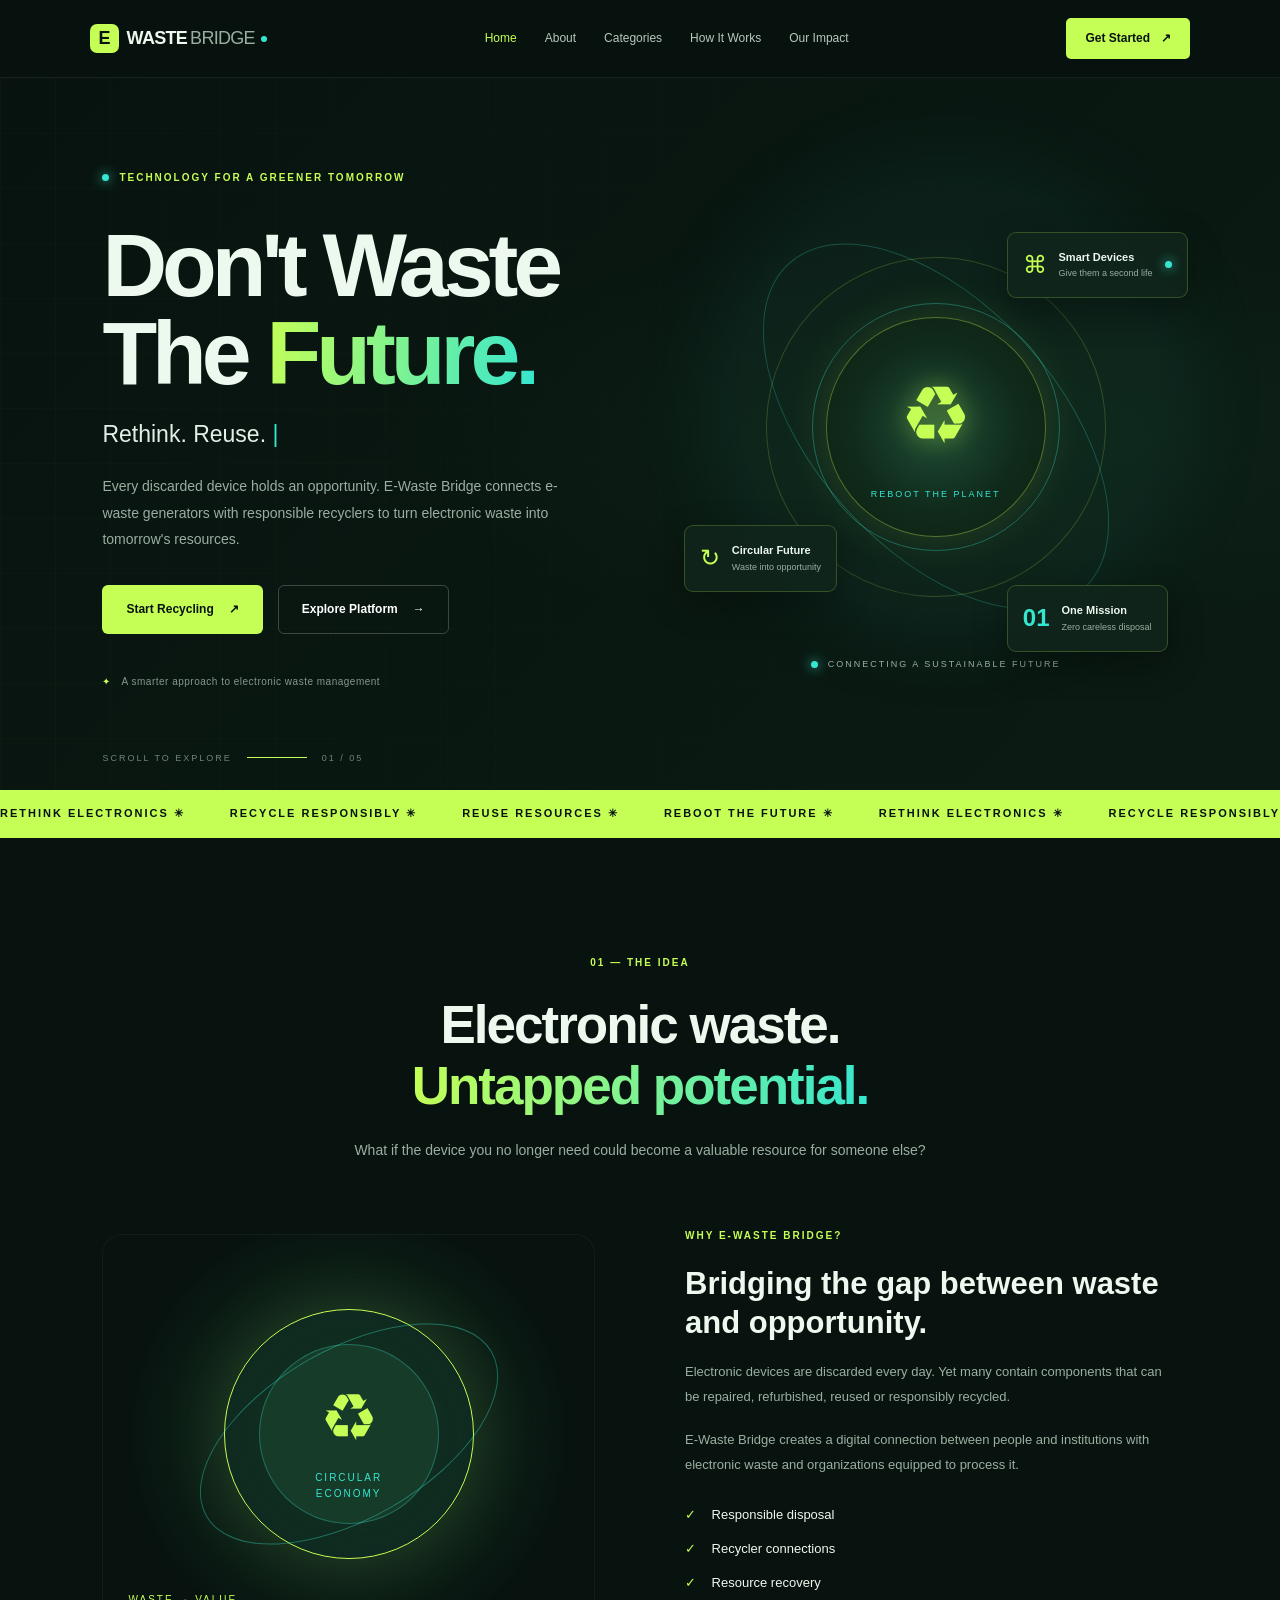
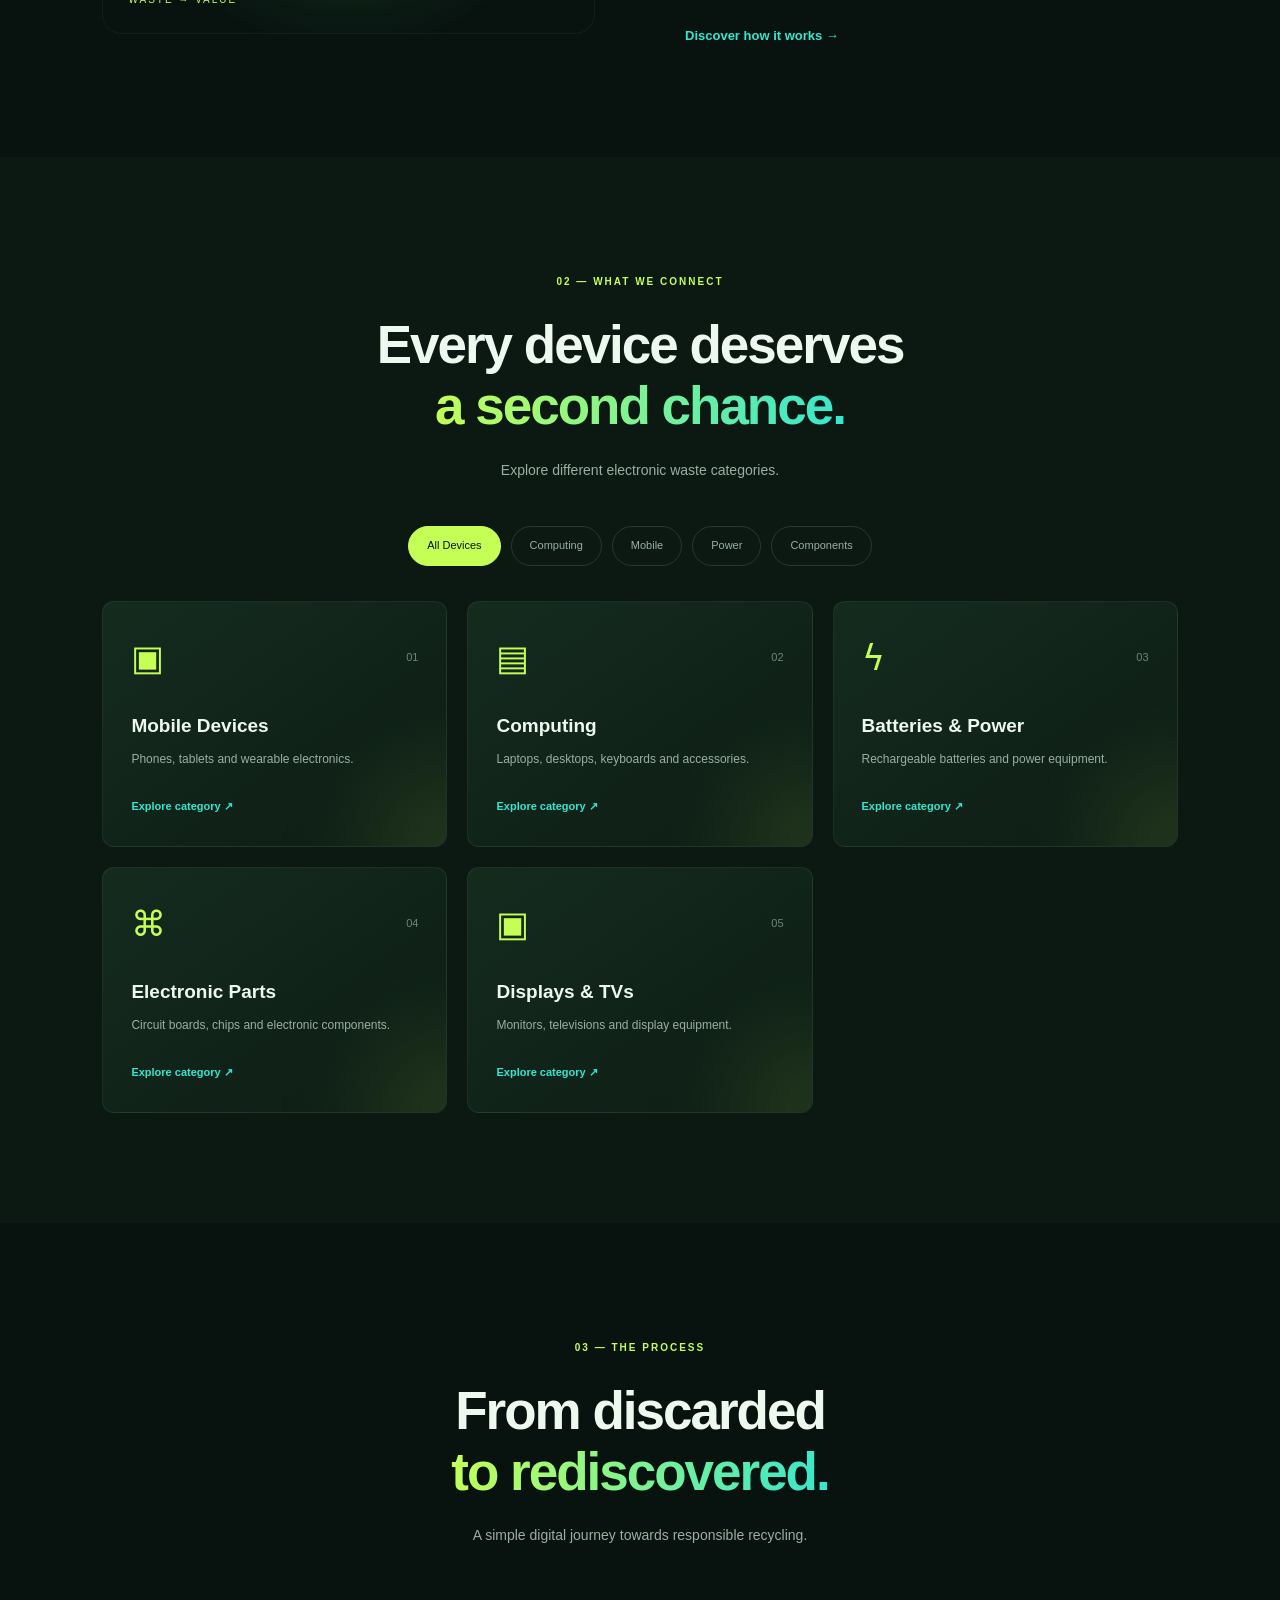
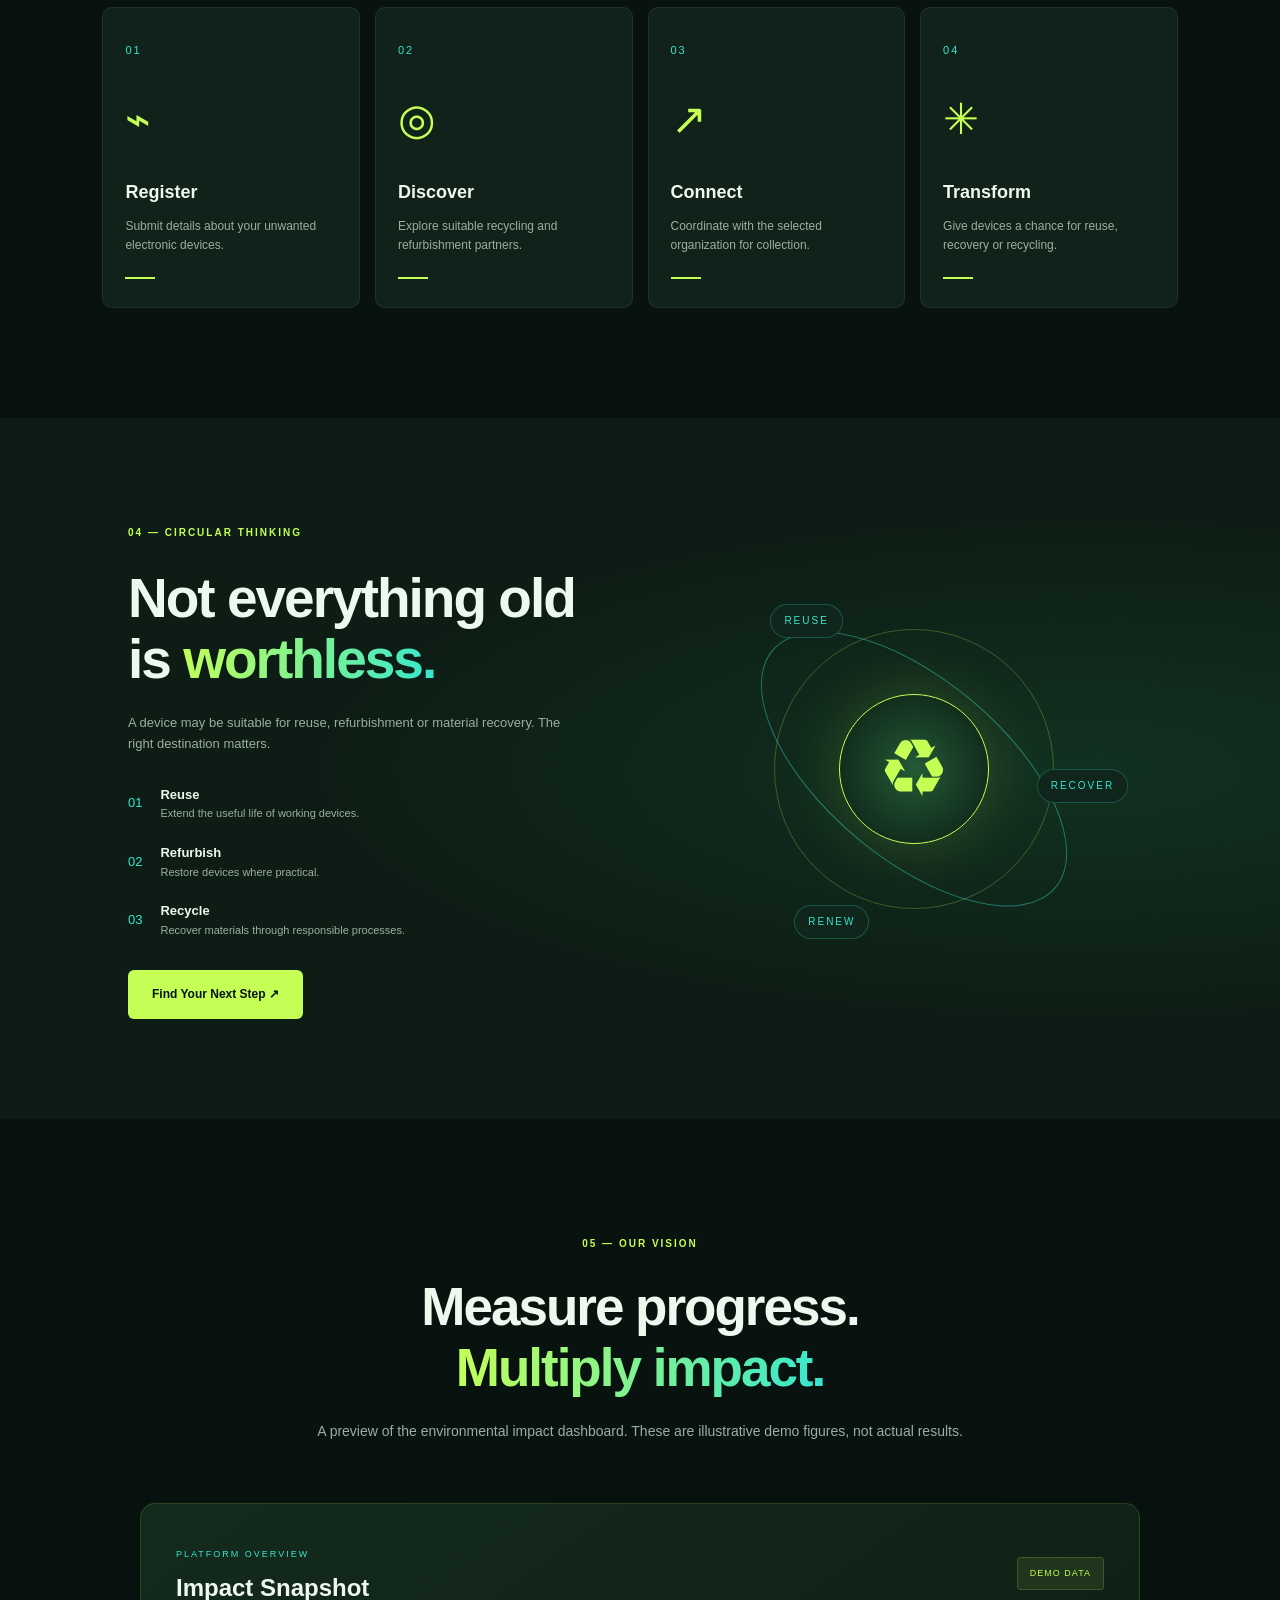
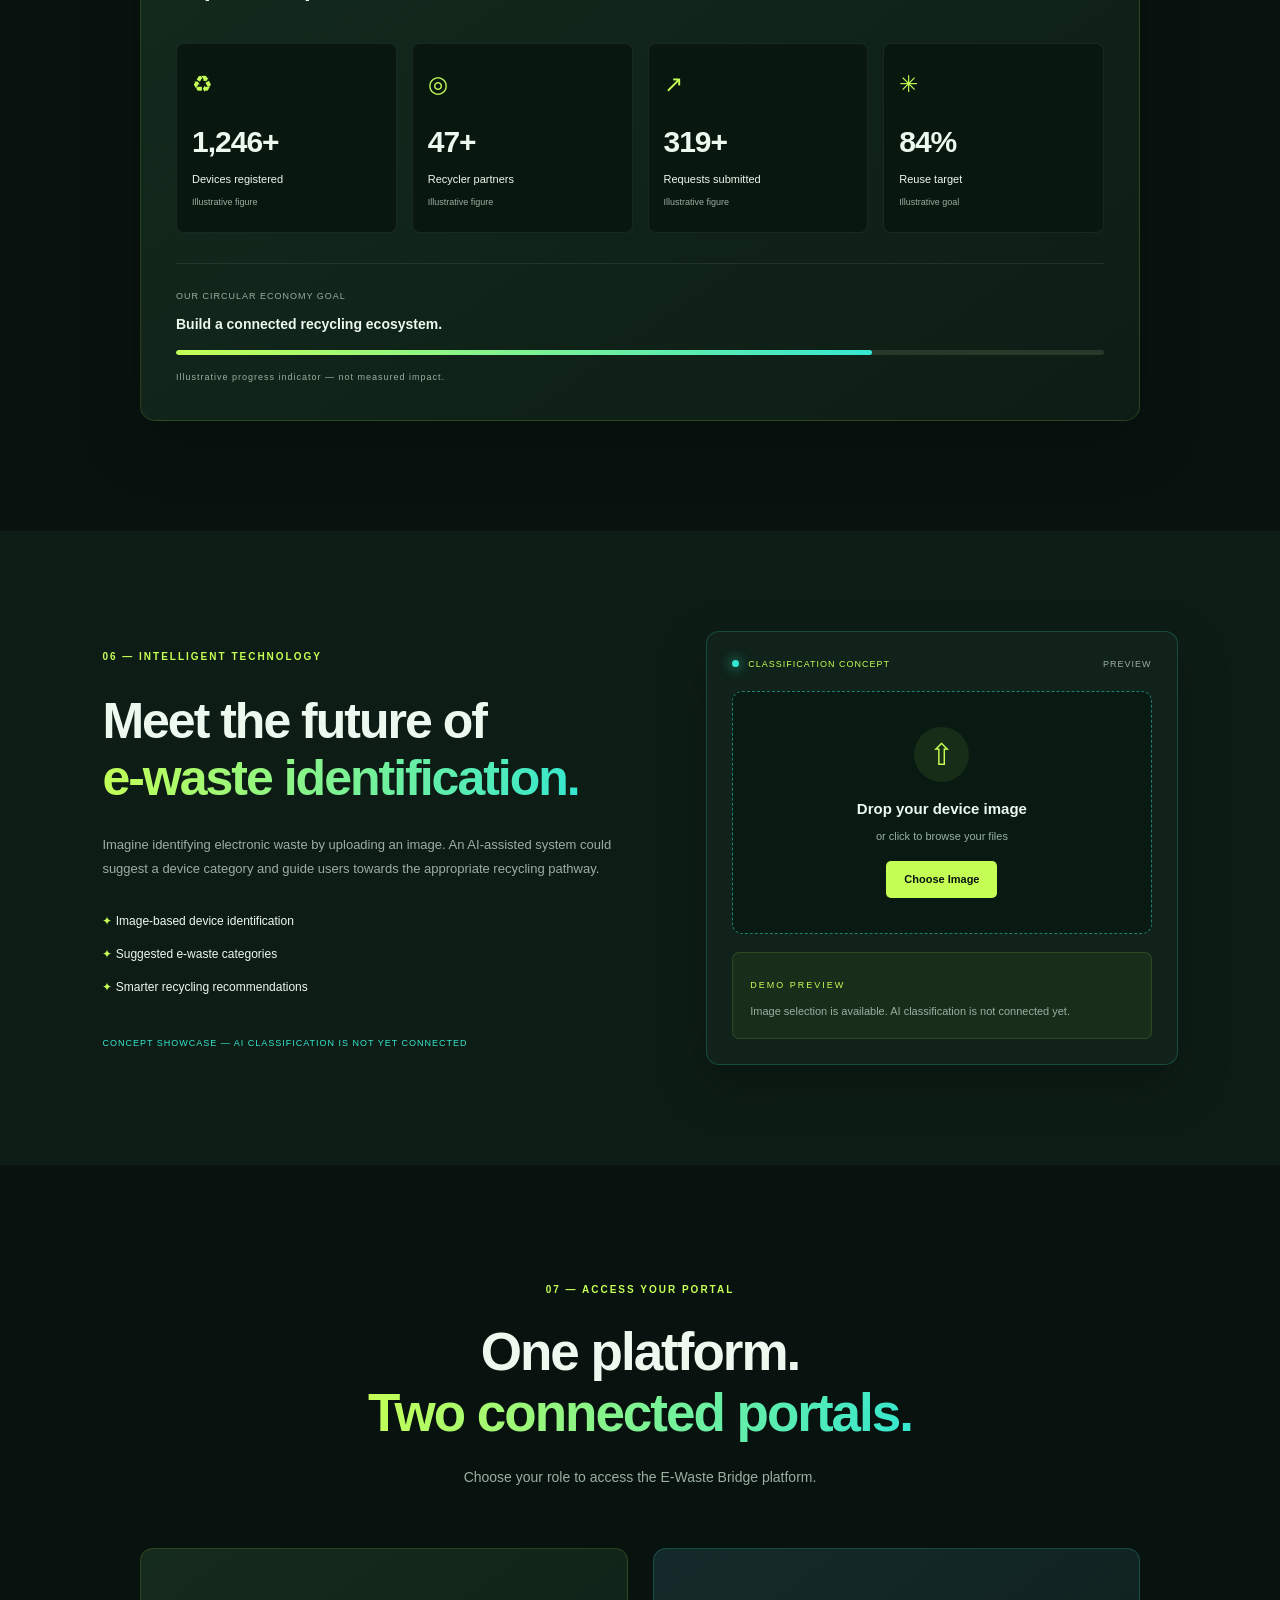
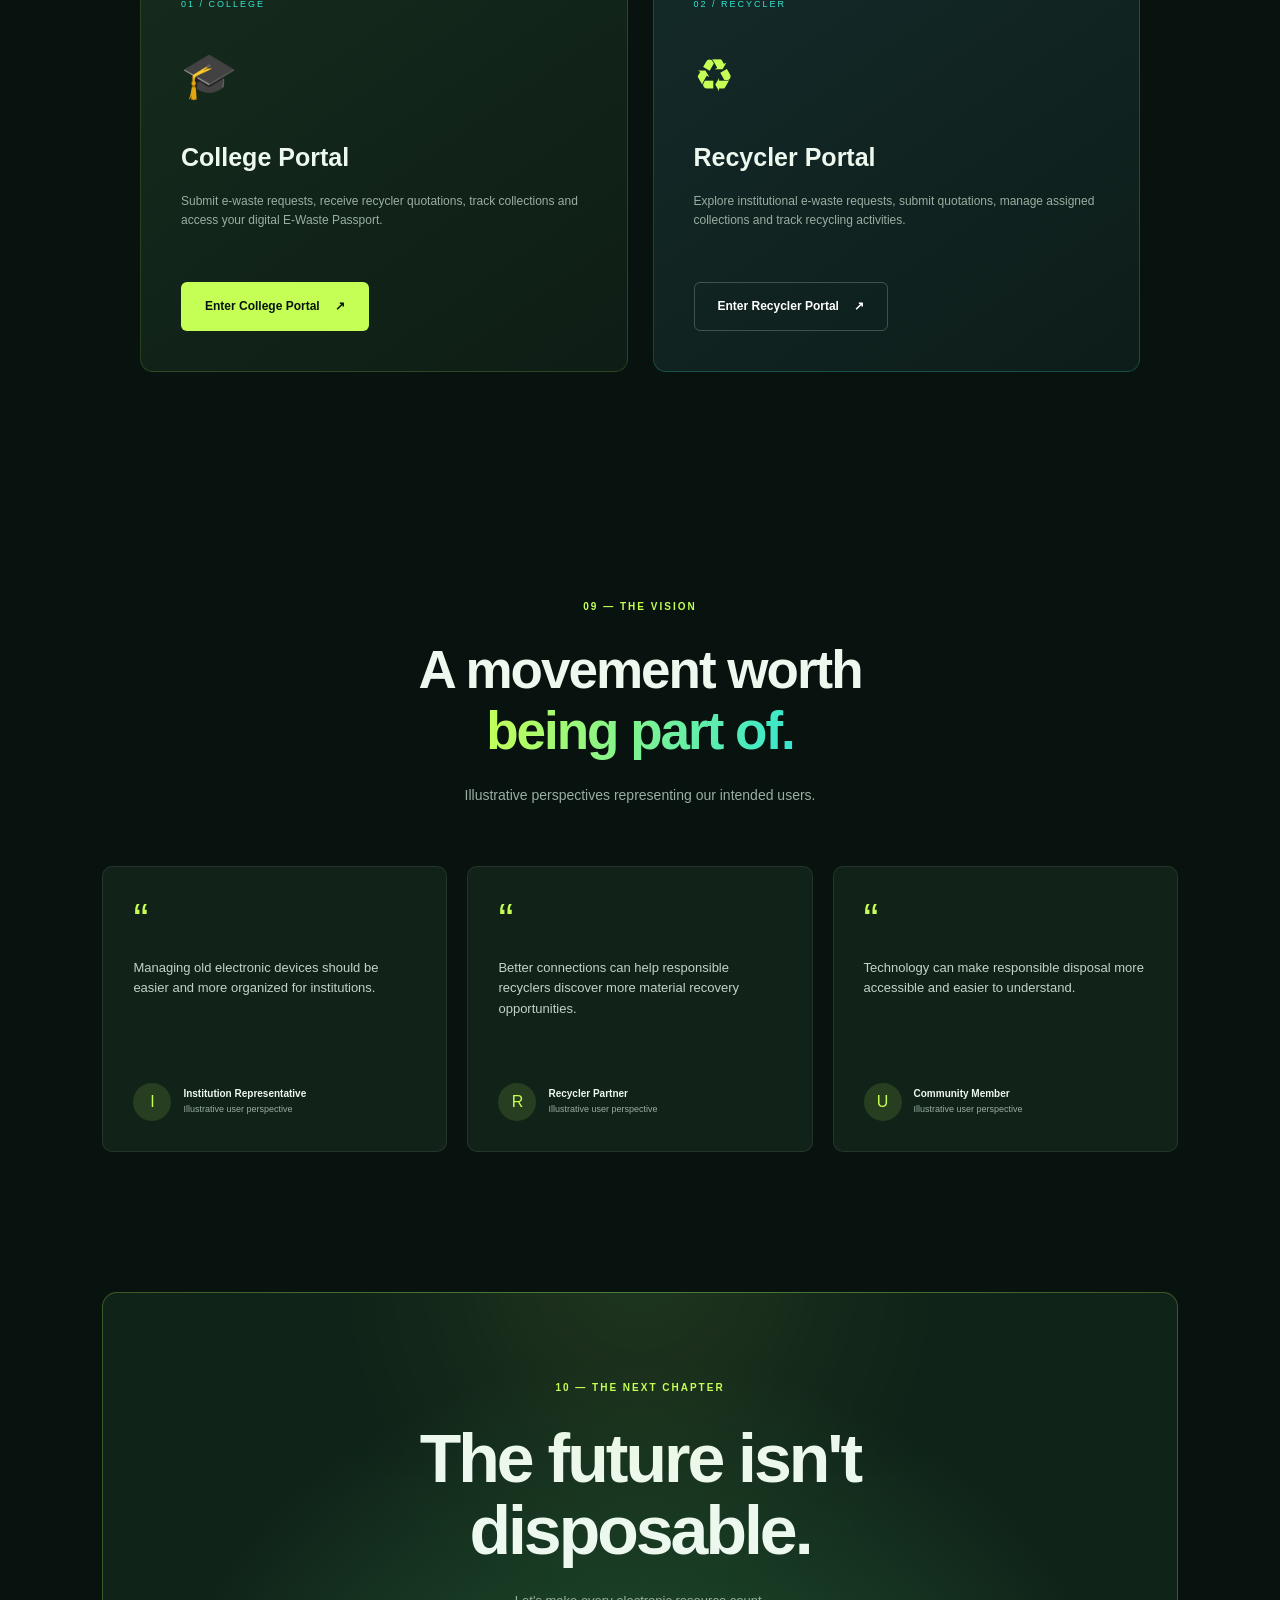
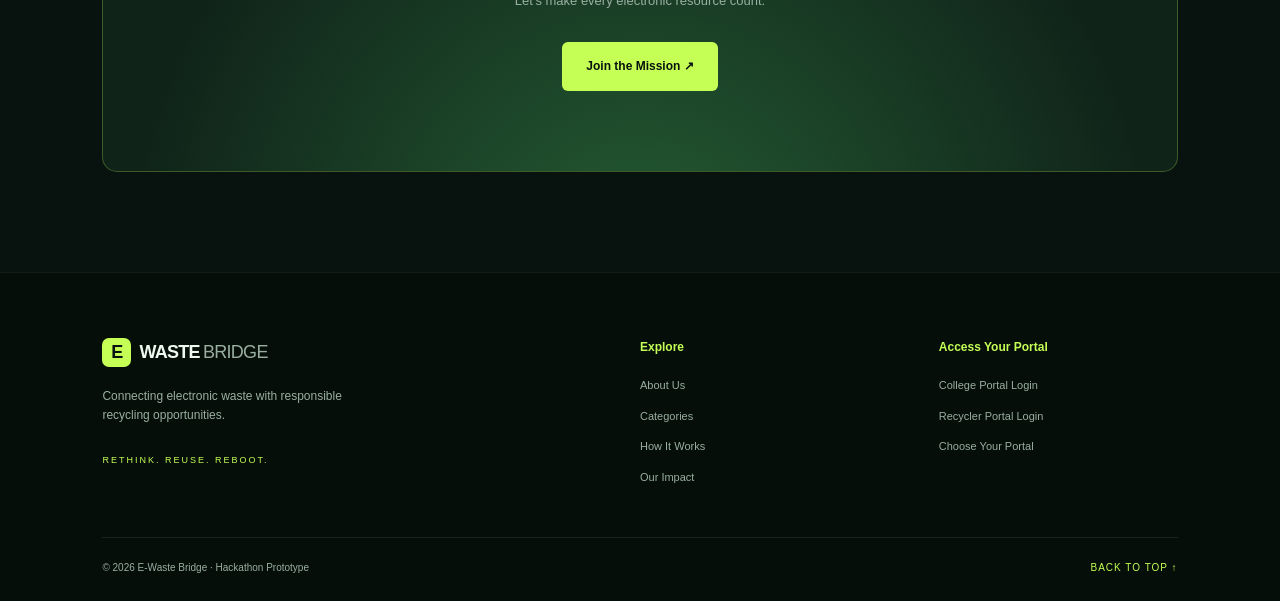
<file: index.html>
<!DOCTYPE html>
<html lang="en">
<head>
    <meta charset="UTF-8">
    <meta name="viewport" content="width=device-width, initial-scale=1.0">
    <meta name="theme-color" content="#08130F">
    <meta name="description" content="E-Waste Bridge connects electronic waste generators with responsible recyclers and refurbishment centers.">
    <title>E-Waste Bridge | Rethink. Reuse. Reboot.</title>
    <link rel="stylesheet" href="style.css">
</head>

<body>

    <!-- LOADING SCREEN -->
    <div class="loader" id="loader">
        <div class="loader-logo">E<span>W</span>B</div>
        <div class="loader-bar"><span></span></div>
        <p>INITIALIZING GREEN FUTURE...</p>
    </div>

    <!-- NAVIGATION -->
    <header class="navbar" id="navbar">
        <a href="#home" class="logo">
            <span class="logo-symbol">E</span>WASTE<span class="logo-light">BRIDGE</span>
            <span class="logo-dot"></span>
        </a>

        <nav class="nav-links" id="navLinks">
            <a href="#home">Home</a>
            <a href="#about">About</a>
            <a href="#categories">Categories</a>
            <a href="#process">How It Works</a>
            <a href="#impact">Our Impact</a>
        </nav>

        <a href="#connect" class="nav-cta">Get Started <span>↗</span></a>

        <button class="menu-toggle" id="menuToggle"
                aria-label="Toggle navigation" aria-expanded="false">
            <span></span>
            <span></span>
            <span></span>
        </button>
    </header>

    <main>

        <!-- HERO SECTION -->
        <section class="hero" id="home">

            <div class="hero-grid"></div>
            <div class="hero-glow"></div>

            <div class="hero-content reveal">
                <div class="eyebrow">
                    <span class="live-dot"></span>
                    TECHNOLOGY FOR A GREENER TOMORROW
                </div>

                <h1>
                    Don't Waste<br>
                    The <span class="gradient-text">Future.</span>
                </h1>

                <h2 class="typing-line">
                    Rethink. Reuse. <span id="typingText">Recycle.</span>
                    <span class="cursor">|</span>
                </h2>

                <p class="hero-description">
                    Every discarded device holds an opportunity.
                    E-Waste Bridge connects e-waste generators
                    with responsible recyclers to turn electronic
                    waste into tomorrow's resources.
                </p>

                <div class="hero-actions">
                    <a href="#connect" class="btn btn-primary">
                        Start Recycling <span>↗</span>
                    </a>

                    <a href="#process" class="btn btn-outline">
                        Explore Platform <span>→</span>
                    </a>
                </div>

                <div class="hero-trust">
                    <span class="trust-icon">✦</span>
                    A smarter approach to electronic waste management
                </div>
            </div>

            <!-- HERO VISUAL -->
            <div class="hero-visual reveal">
                <div class="visual-orbit orbit-one"></div>
                <div class="visual-orbit orbit-two"></div>

                <div class="visual-center">
                    <div class="core-glow"></div>
                    <div class="core-icon">♻</div>
                    <span class="core-label">REBOOT THE PLANET</span>
                </div>

                <div class="floating-card device-card">
                    <span class="float-icon">⌘</span>
                    <div>
                        <strong>Smart Devices</strong>
                        <small>Give them a second life</small>
                    </div>
                    <span class="status-dot"></span>
                </div>

                <div class="floating-card recycle-card">
                    <span class="float-icon">↻</span>
                    <div>
                        <strong>Circular Future</strong>
                        <small>Waste into opportunity</small>
                    </div>
                </div>

                <div class="floating-card eco-card">
                    <span class="eco-number">01</span>
                    <div>
                        <strong>One Mission</strong>
                        <small>Zero careless disposal</small>
                    </div>
                </div>

                <div class="visual-caption">
                    <span class="live-dot"></span>
                    CONNECTING A SUSTAINABLE FUTURE
                </div>
            </div>

            <div class="hero-bottom">
                <span>SCROLL TO EXPLORE</span>
                <span class="scroll-line"></span>
                <span>01 / 05</span>
            </div>

        </section>

        <!-- MARQUEE -->
        <div class="marquee">
            <div class="marquee-track">
                <span>RETHINK ELECTRONICS ✳</span>
                <span>RECYCLE RESPONSIBLY ✳</span>
                <span>REUSE RESOURCES ✳</span>
                <span>REBOOT THE FUTURE ✳</span>
                <span>RETHINK ELECTRONICS ✳</span>
                <span>RECYCLE RESPONSIBLY ✳</span>
                <span>REUSE RESOURCES ✳</span>
                <span>REBOOT THE FUTURE ✳</span>
            </div>
        </div>

        <!-- ABOUT -->
        <section class="section about-section" id="about">

            <div class="section-heading reveal">
                <span class="section-label">01 — THE IDEA</span>
                <h2>Electronic waste.<br>
                    <span class="gradient-text">Untapped potential.</span>
                </h2>
                <p>
                    What if the device you no longer need could become
                    a valuable resource for someone else?
                </p>
            </div>

            <div class="about-grid">

                <div class="about-visual reveal">
                    <div class="about-circle">
                        <div class="about-circle-inner">
                            <span>♻</span>
                            <small>CIRCULAR<br>ECONOMY</small>
                        </div>
                    </div>
                    <div class="about-mini-tag">WASTE → VALUE</div>
                    <div class="about-orbit"></div>
                </div>

                <div class="about-content reveal">
                    <span class="mini-label">WHY E-WASTE BRIDGE?</span>
                    <h3>Bridging the gap between waste and opportunity.</h3>
                    <p>
                        Electronic devices are discarded every day.
                        Yet many contain components that can be repaired,
                        refurbished, reused or responsibly recycled.
                    </p>
                    <p>
                        E-Waste Bridge creates a digital connection
                        between people and institutions with electronic
                        waste and organizations equipped to process it.
                    </p>

                    <div class="about-points">
                        <div><span>✓</span> Responsible disposal</div>
                        <div><span>✓</span> Recycler connections</div>
                        <div><span>✓</span> Resource recovery</div>
                    </div>

                    <a href="#process" class="text-link">
                        Discover how it works →
                    </a>
                </div>

            </div>
        </section>

        <!-- CATEGORIES -->
        <section class="section categories-section" id="categories">

            <div class="section-heading reveal">
                <span class="section-label">02 — WHAT WE CONNECT</span>
                <h2>Every device deserves<br>
                    <span class="gradient-text">a second chance.</span>
                </h2>
                <p>Explore different electronic waste categories.</p>
            </div>

            <div class="filter-bar reveal">
                <button class="filter-btn active" data-filter="all">All Devices</button>
                <button class="filter-btn" data-filter="computing">Computing</button>
                <button class="filter-btn" data-filter="mobile">Mobile</button>
                <button class="filter-btn" data-filter="power">Power</button>
                <button class="filter-btn" data-filter="components">Components</button>
            </div>

            <div class="category-grid">

                <article class="category-card reveal" data-category="mobile">
                    <div class="category-top">
                        <span class="category-icon">▣</span>
                        <span class="category-number">01</span>
                    </div>
                    <h3>Mobile Devices</h3>
                    <p>Phones, tablets and wearable electronics.</p>
                    <a href="#connect">Explore category ↗</a>
                </article>

                <article class="category-card reveal" data-category="computing">
                    <div class="category-top">
                        <span class="category-icon">▤</span>
                        <span class="category-number">02</span>
                    </div>
                    <h3>Computing</h3>
                    <p>Laptops, desktops, keyboards and accessories.</p>
                    <a href="#connect">Explore category ↗</a>
                </article>

                <article class="category-card reveal" data-category="power">
                    <div class="category-top">
                        <span class="category-icon">ϟ</span>
                        <span class="category-number">03</span>
                    </div>
                    <h3>Batteries & Power</h3>
                    <p>Rechargeable batteries and power equipment.</p>
                    <a href="#connect">Explore category ↗</a>
                </article>

                <article class="category-card reveal" data-category="components">
                    <div class="category-top">
                        <span class="category-icon">⌘</span>
                        <span class="category-number">04</span>
                    </div>
                    <h3>Electronic Parts</h3>
                    <p>Circuit boards, chips and electronic components.</p>
                    <a href="#connect">Explore category ↗</a>
                </article>

                <article class="category-card reveal" data-category="computing">
                    <div class="category-top">
                        <span class="category-icon">▣</span>
                        <span class="category-number">05</span>
                    </div>
                    <h3>Displays & TVs</h3>
                    <p>Monitors, televisions and display equipment.</p>
                    <a href="#connect">Explore category ↗</a>
                </article>

            </div>
        </section>

        <!-- PROCESS -->
        <section class="section process-section" id="process">

            <div class="section-heading reveal">
                <span class="section-label">03 — THE PROCESS</span>
                <h2>From discarded<br>
                    <span class="gradient-text">to rediscovered.</span>
                </h2>
                <p>A simple digital journey towards responsible recycling.</p>
            </div>

            <div class="process-grid">

                <div class="process-card reveal">
                    <span class="process-index">01</span>
                    <div class="process-icon">⌁</div>
                    <h3>Register</h3>
                    <p>Submit details about your unwanted electronic devices.</p>
                    <span class="process-line"></span>
                </div>

                <div class="process-card reveal">
                    <span class="process-index">02</span>
                    <div class="process-icon">◎</div>
                    <h3>Discover</h3>
                    <p>Explore suitable recycling and refurbishment partners.</p>
                    <span class="process-line"></span>
                </div>

                <div class="process-card reveal">
                    <span class="process-index">03</span>
                    <div class="process-icon">↗</div>
                    <h3>Connect</h3>
                    <p>Coordinate with the selected organization for collection.</p>
                    <span class="process-line"></span>
                </div>

                <div class="process-card reveal">
                    <span class="process-index">04</span>
                    <div class="process-icon">✳</div>
                    <h3>Transform</h3>
                    <p>Give devices a chance for reuse, recovery or recycling.</p>
                    <span class="process-line"></span>
                </div>

            </div>
        </section>

        <!-- COLLECTION -->
        <section class="collection-section">

            <div class="collection-content reveal">
                <span class="section-label">04 — CIRCULAR THINKING</span>
                <h2>Not everything old<br>
                    is <span class="gradient-text">worthless.</span>
                </h2>
                <p>
                    A device may be suitable for reuse, refurbishment
                    or material recovery. The right destination matters.
                </p>

                <div class="collection-features">
                    <div><span>01</span><p><strong>Reuse</strong><small>Extend the useful life of working devices.</small></p></div>
                    <div><span>02</span><p><strong>Refurbish</strong><small>Restore devices where practical.</small></p></div>
                    <div><span>03</span><p><strong>Recycle</strong><small>Recover materials through responsible processes.</small></p></div>
                </div>

                <a href="#connect" class="btn btn-primary">Find Your Next Step ↗</a>
            </div>

            <div class="collection-art reveal">
                <div class="collection-ring ring-a"></div>
                <div class="collection-ring ring-b"></div>
                <div class="collection-core">♻</div>
                <span class="art-label label-a">REUSE</span>
                <span class="art-label label-b">RECOVER</span>
                <span class="art-label label-c">RENEW</span>
            </div>

        </section>

        <!-- IMPACT DASHBOARD -->
        <section class="section impact-section" id="impact">

            <div class="section-heading reveal">
                <span class="section-label">05 — OUR VISION</span>
                <h2>Measure progress.<br>
                    <span class="gradient-text">Multiply impact.</span>
                </h2>
                <p>
                    A preview of the environmental impact dashboard.
                    These are illustrative demo figures, not actual results.
                </p>
            </div>

            <div class="impact-dashboard reveal">

                <div class="dashboard-top">
                    <div>
                        <span class="dashboard-label">PLATFORM OVERVIEW</span>
                        <h3>Impact Snapshot</h3>
                    </div>
                    <span class="demo-badge">DEMO DATA</span>
                </div>

                <div class="stats-grid">

                    <div class="stat-card">
                        <span class="stat-icon">♻</span>
                        <strong class="counter" data-target="1250" data-suffix="+">0</strong>
                        <p>Devices registered</p>
                        <small>Illustrative figure</small>
                    </div>

                    <div class="stat-card">
                        <span class="stat-icon">◎</span>
                        <strong class="counter" data-target="48" data-suffix="+">0</strong>
                        <p>Recycler partners</p>
                        <small>Illustrative figure</small>
                    </div>

                    <div class="stat-card">
                        <span class="stat-icon">↗</span>
                        <strong class="counter" data-target="320" data-suffix="+">0</strong>
                        <p>Requests submitted</p>
                        <small>Illustrative figure</small>
                    </div>

                    <div class="stat-card">
                        <span class="stat-icon">✳</span>
                        <strong class="counter" data-target="85" data-suffix="%">0</strong>
                        <p>Reuse target</p>
                        <small>Illustrative goal</small>
                    </div>

                </div>

                <div class="dashboard-bottom">
                    <span>OUR CIRCULAR ECONOMY GOAL</span>
                    <strong>Build a connected recycling ecosystem.</strong>
                    <div class="progress-track">
                        <span class="progress-fill"></span>
                    </div>
                    <small>Illustrative progress indicator — not measured impact.</small>
                </div>

            </div>
        </section>

        <!-- AI SHOWCASE -->
        <section class="ai-section">

            <div class="ai-content reveal">
                <span class="section-label">06 — INTELLIGENT TECHNOLOGY</span>
                <h2>Meet the future of<br>
                    <span class="gradient-text">e-waste identification.</span>
                </h2>
                <p>
                    Imagine identifying electronic waste by uploading
                    an image. An AI-assisted system could suggest a
                    device category and guide users towards the
                    appropriate recycling pathway.
                </p>

                <div class="ai-features">
                    <div>✦ Image-based device identification</div>
                    <div>✦ Suggested e-waste categories</div>
                    <div>✦ Smarter recycling recommendations</div>
                </div>

                <span class="ai-note">
                    CONCEPT SHOWCASE — AI CLASSIFICATION IS NOT YET CONNECTED
                </span>
            </div>

            <div class="ai-panel reveal">
                <div class="ai-panel-header">
                    <span><span class="live-dot"></span> CLASSIFICATION CONCEPT</span>
                    <span>PREVIEW</span>
                </div>

                <div class="upload-area" id="uploadArea">
                    <input type="file" id="imageUpload" accept="image/*" hidden>
                    <div class="upload-symbol">⇧</div>
                    <h3>Drop your device image</h3>
                    <p>or click to browse your files</p>
                    <button type="button" id="uploadButton" class="upload-button">
                        Choose Image
                    </button>
                    <img id="imagePreview" alt="Selected device preview">
                </div>

                <div class="classification-result" id="classificationResult">
                    <span>DEMO PREVIEW</span>
                    <p>Image selection is available. AI classification is not connected yet.</p>
                </div>
            </div>

        </section>

        
<!-- CONNECT / PORTAL SELECTION -->
<section class="section connect-section" id="connect">

    <div class="section-heading reveal">
        <span class="section-label">07 — ACCESS YOUR PORTAL</span>

        <h2>
            One platform.<br>
            <span class="gradient-text">Two connected portals.</span>
        </h2>

        <p>
            Choose your role to access the E-Waste Bridge platform.
        </p>
    </div>

    <div class="connect-grid">

        <!-- COLLEGE PORTAL -->
        <div class="connect-card donor-card reveal">

            <span class="connect-number">01 / COLLEGE</span>

            <div class="connect-icon">🎓</div>

            <h3>College Portal</h3>

            <p>
                Submit e-waste requests, receive recycler quotations,
                track collections and access your digital E-Waste Passport.
            </p>

            <a href="college-login.html" class="btn btn-primary">
                Enter College Portal <span>↗</span>
            </a>

        </div>

        <!-- RECYCLER PORTAL -->
        <div class="connect-card recycler-card reveal">

            <span class="connect-number">02 / RECYCLER</span>

            <div class="connect-icon">♻</div>

            <h3>Recycler Portal</h3>

            <p>
                Explore institutional e-waste requests, submit quotations,
                manage assigned collections and track recycling activities.
            </p>

            <a href="recycler-login.html" class="btn btn-outline">
                Enter Recycler Portal <span>↗</span>
            </a>

        </div>

    </div>

</section>

        
        <!-- TESTIMONIALS -->
        <section class="section testimonial-section">

            <div class="section-heading reveal">
                <span class="section-label">09 — THE VISION</span>
                <h2>A movement worth<br>
                    <span class="gradient-text">being part of.</span>
                </h2>
                <p>Illustrative perspectives representing our intended users.</p>
            </div>

            <div class="testimonial-grid">

                <article class="testimonial-card reveal">
                    <span class="quote-mark">“</span>
                    <p>
                        Managing old electronic devices should be
                        easier and more organized for institutions.
                    </p>
                    <div class="testimonial-person">
                        <span class="avatar">I</span>
                        <div>
                            <strong>Institution Representative</strong>
                            <small>Illustrative user perspective</small>
                        </div>
                    </div>
                </article>

                <article class="testimonial-card reveal">
                    <span class="quote-mark">“</span>
                    <p>
                        Better connections can help responsible
                        recyclers discover more material recovery opportunities.
                    </p>
                    <div class="testimonial-person">
                        <span class="avatar">R</span>
                        <div>
                            <strong>Recycler Partner</strong>
                            <small>Illustrative user perspective</small>
                        </div>
                    </div>
                </article>

                <article class="testimonial-card reveal">
                    <span class="quote-mark">“</span>
                    <p>
                        Technology can make responsible disposal
                        more accessible and easier to understand.
                    </p>
                    <div class="testimonial-person">
                        <span class="avatar">U</span>
                        <div>
                            <strong>Community Member</strong>
                            <small>Illustrative user perspective</small>
                        </div>
                    </div>
                </article>

            </div>
        </section>

        <!-- FINAL CTA -->
        <section class="final-cta reveal">
            <div class="cta-glow"></div>
            <span class="section-label">10 — THE NEXT CHAPTER</span>
            <h2>The future isn't<br>
                disposable.</h2>
            <p>Let's make every electronic resource count.</p>
            <a href="#connect" class="btn btn-primary">
                Join the Mission ↗
            </a>
        </section>

    </main>

    <!-- FOOTER -->
    <footer class="footer">

        <div class="footer-main">
            <div class="footer-brand">
                <a href="#home" class="logo">
                    <span class="logo-symbol">E</span>WASTE<span class="logo-light">BRIDGE</span>
                </a>
                <p>
                    Connecting electronic waste with responsible
                    recycling opportunities.
                </p>
                <span class="footer-tag">RETHINK. REUSE. REBOOT.</span>
            </div>

            <div class="footer-links">
                <strong>Explore</strong>
                <a href="#about">About Us</a>
                <a href="#categories">Categories</a>
                <a href="#process">How It Works</a>
                <a href="#impact">Our Impact</a>
            </div>

            
<div class="footer-links">
    <strong>Access Your Portal</strong>
    <a href="college-login.html">College Portal Login</a>
    <a href="recycler-login.html">Recycler Portal Login</a>
    <a href="#connect">Choose Your Portal</a>
</div>

        </div>

        <div class="footer-bottom">
            <p>© 2026 E-Waste Bridge · Hackathon Prototype</p>
            <a href="#home">BACK TO TOP ↑</a>
        </div>

    </footer>

    <!-- BACK TO TOP -->
    <button id="backToTop" class="back-to-top"
            aria-label="Back to top">↑</button>

    <!-- TOAST MESSAGE -->
    <div class="toast" id="toast" role="status"></div>

    <script src="script.js"></script>

</body>
</html>
</file>
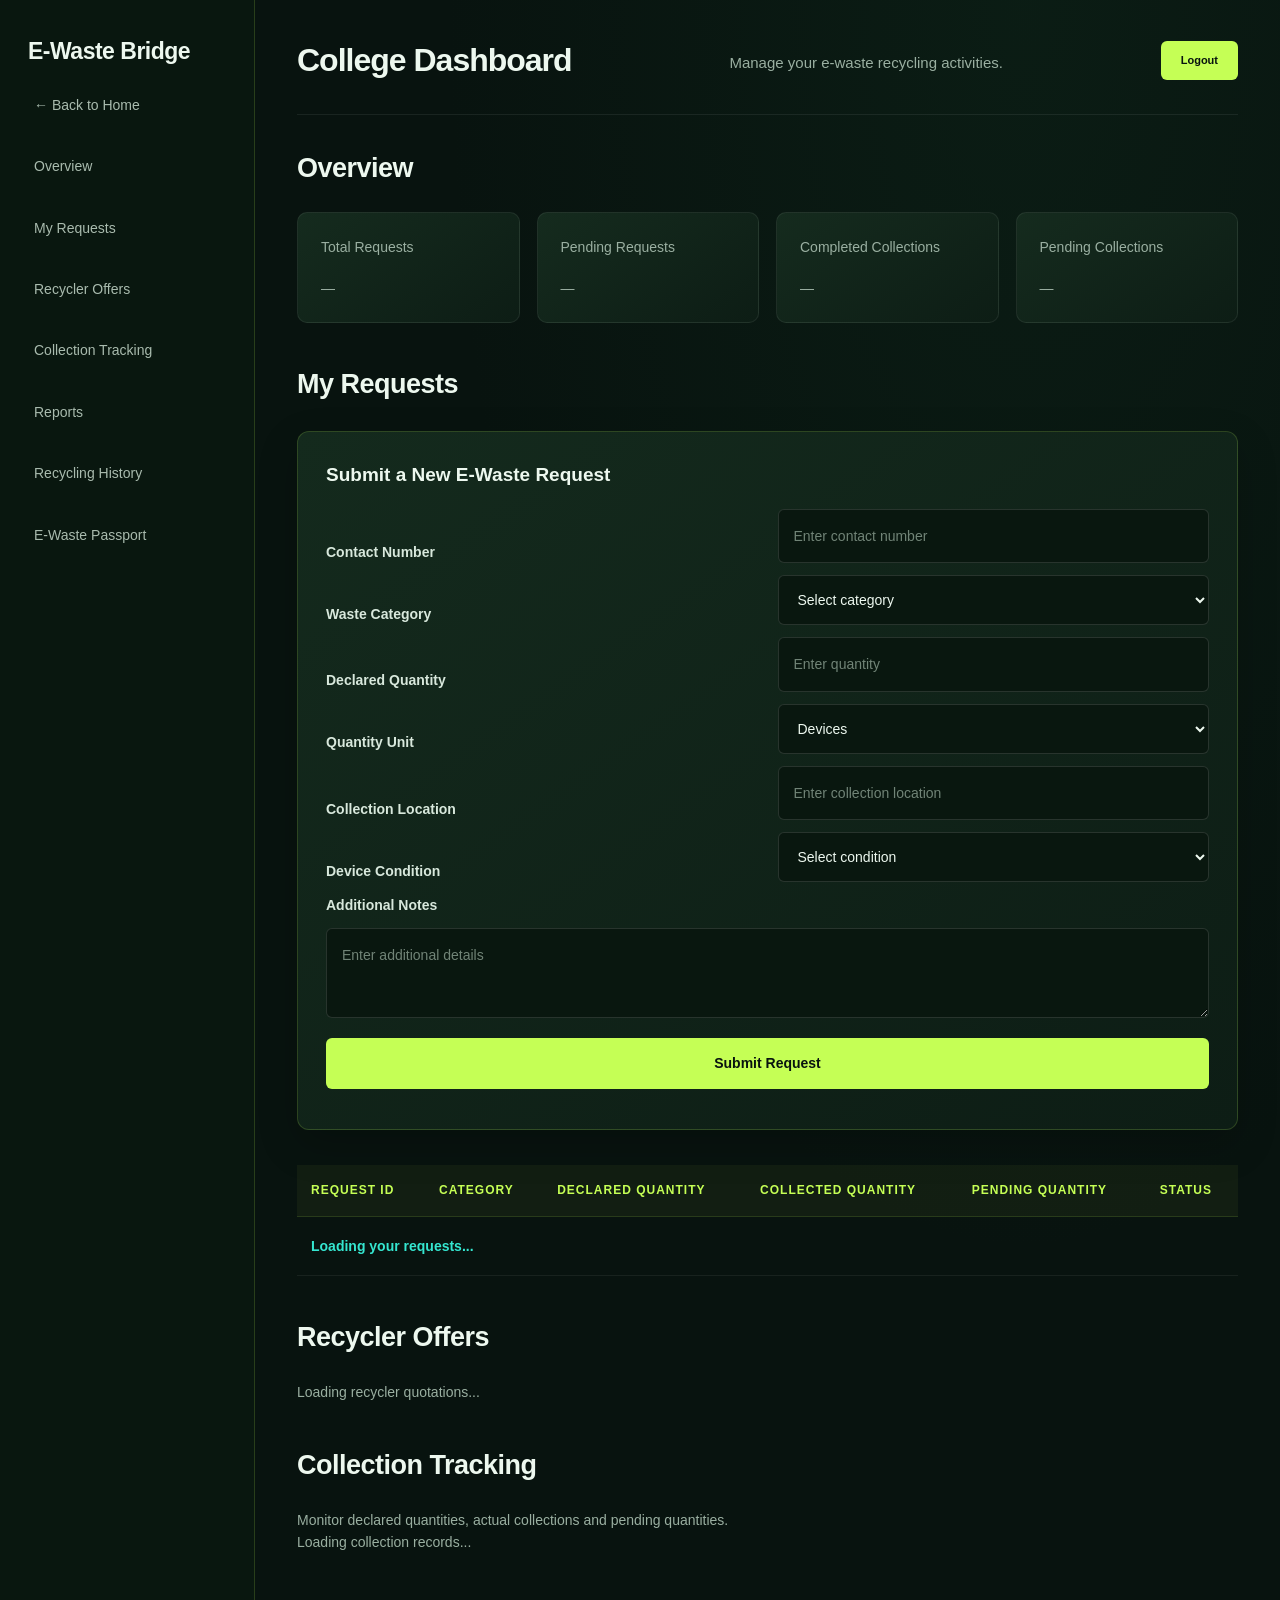
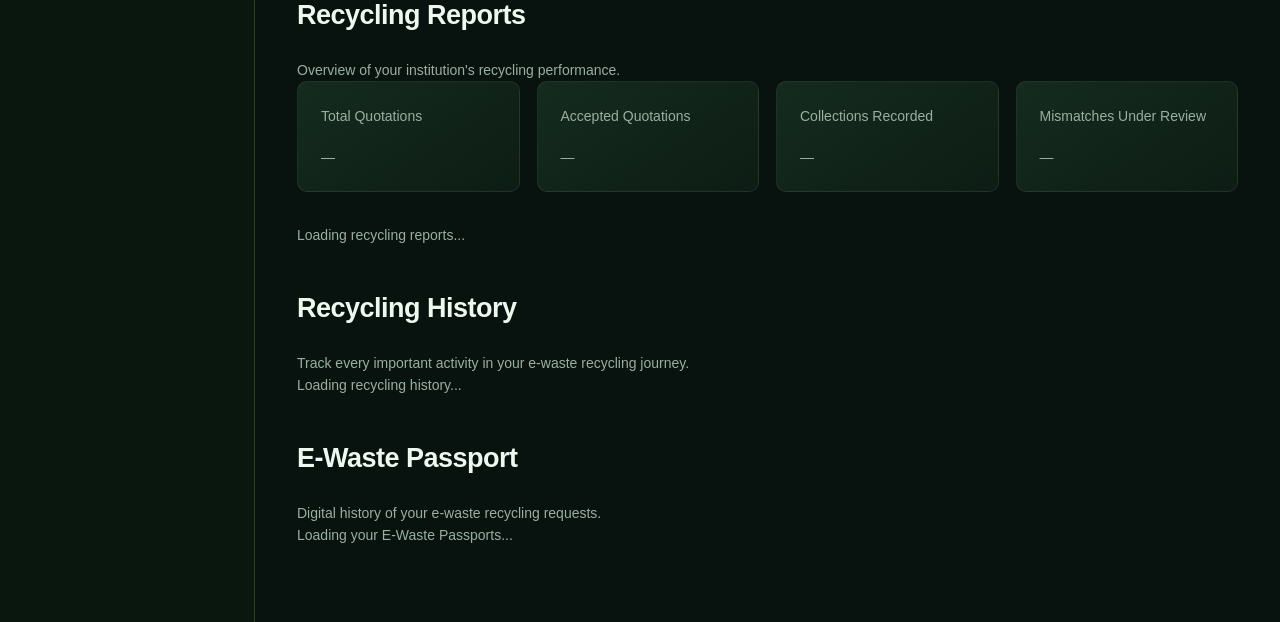
<file: college-dashboard.html>
<!DOCTYPE html>
<html lang="en">
<head>
    <meta charset="UTF-8">
    <meta name="viewport" content="width=device-width, initial-scale=1.0">
    <title>College Dashboard | E-Waste Bridge</title>
    <link rel="stylesheet" href="dashboard.css">
</head>

<body>

    <div class="dashboard-container">

        <!-- Sidebar -->
        <aside class="sidebar">
            <h2>E-Waste Bridge</h2>

<nav>
    <a href="index.html">← Back to Home</a>
    <a href="#overview">Overview</a>
                <a href="#requests">My Requests</a>
                <a href="#offers">Recycler Offers</a>
                <a href="#tracking">Collection Tracking</a>
                <a href="#reports">Reports</a>
                <a href="#history">Recycling History</a>
                <a href="#passport">E-Waste Passport</a>
            </nav>
        </aside>

        <!-- Main Dashboard -->
        <main class="main-content">

            <header class="dashboard-header">
    <h1 id="collegeName">College Dashboard</h1>
    <p>Manage your e-waste recycling activities.</p>
    <button id="logoutButton">Logout</button>
</header>

            <!-- Overview -->
            <section id="overview">
                <h2>Overview</h2>

                
<div class="stats-container">

    <div class="stat-card">
        <h3>Total Requests</h3>
        <p id="totalCollegeRequests">—</p>
    </div>

    <div class="stat-card">
        <h3>Pending Requests</h3>
        <p id="pendingCollegeRequests">—</p>
    </div>

    <div class="stat-card">
        <h3>Completed Collections</h3>
        <p id="completedCollegeCollections">—</p>
    </div>

    <div class="stat-card">
        <h3>Pending Collections</h3>
        <p id="pendingCollegeCollections">—</p>
    </div>

</div>

            </section>
            <!-- My Requests -->
<section id="requests">
    <h2>My Requests</h2>
    <!-- New E-Waste Request Form -->
<div class="request-form-container">

    <h3>Submit a New E-Waste Request</h3>

    <form id="requestForm">

        <label>Contact Number</label>
        <input
            type="tel"
            id="requestPhone"
            required
            placeholder="Enter contact number"
        >

        <label>Waste Category</label>
        <select id="requestCategory" required>
            <option value="">Select category</option>
            <option value="Mobile Phones">Mobile Phones</option>
            <option value="Laptops">Laptops</option>
            <option value="Desktop Computers">Desktop Computers</option>
            <option value="Batteries">Batteries</option>
            <option value="TVs/Monitors">TVs/Monitors</option>
            <option value="Electronic Components">Electronic Components</option>
            <option value="Other Electronics">Other Electronics</option>
        </select>

        <label>Declared Quantity</label>
        <input
            type="number"
            id="requestQuantity"
            min="1"
            required
            placeholder="Enter quantity"
        >

        <label>Quantity Unit</label>
        <select id="quantityUnit" required>
            <option value="devices">Devices</option>
            <option value="kg">Kilograms (kg)</option>
        </select>

        <label>Collection Location</label>
        <input
            type="text"
            id="requestLocation"
            required
            placeholder="Enter collection location"
        >

        <label>Device Condition</label>
        <select id="requestCondition">
            <option value="">Select condition</option>
            <option value="Working">Working</option>
            <option value="Damaged">Damaged</option>
            <option value="Mixed">Mixed condition</option>
        </select>

        <label>Additional Notes</label>
        <textarea
            id="requestNotes"
            placeholder="Enter additional details"
        ></textarea>

        <button type="submit">Submit Request</button>

        <p id="requestMessage" role="status"></p>

    </form>
</div>

    <div class="request-table">
        <table>
            <thead>
                <tr>
                    <th>Request ID</th>
                    <th>Category</th>
                    <th>Declared Quantity</th>
                    <th>Collected Quantity</th>
                    <th>Pending Quantity</th>
                    <th>Status</th>
                </tr>
            </thead>
<tbody id="requestsTableBody">
    <tr>
        <td colspan="6">Loading your requests...</td>
    </tr>
</tbody>   
        </table>
    </div>
</section>


            <!-- Recycler Offers -->
            
<!-- Recycler Offers -->
<section id="offers">

    <h2>Recycler Offers</h2>

    <div class="offers-container" id="offersContainer">
        <p>Loading recycler quotations...</p>
    </div>
</section>


            <!-- Collection Tracking -->
            

<!-- Collection Tracking -->
<section id="tracking">

    <h2>Collection Tracking</h2>

    <p>Monitor declared quantities, actual collections and pending quantities.</p>

    <div class="tracking-container" id="trackingContainer">
        <p>Loading collection records...</p>
    </div>

</section>



            
<!-- Reports -->
<section id="reports">

    <h2>Recycling Reports</h2>

    <p>Overview of your institution's recycling performance.</p>

    <div class="stats-container">

        <div class="stat-card">
            <h3>Total Quotations</h3>
            <p id="reportTotalQuotations">—</p>
        </div>

        <div class="stat-card">
            <h3>Accepted Quotations</h3>
            <p id="reportAcceptedQuotations">—</p>
        </div>

        <div class="stat-card">
            <h3>Collections Recorded</h3>
            <p id="reportCollectionsRecorded">—</p>
        </div>

        <div class="stat-card">
            <h3>Mismatches Under Review</h3>
            <p id="reportMismatches">—</p>
        </div>

    </div>

    <div id="reportRequestsContainer">
        <p>Loading recycling reports...</p>
    </div>

</section>

<!-- Recycling History -->
<section id="history">

    <h2>Recycling History</h2>

    <p>Track every important activity in your e-waste recycling journey.</p>

    <div id="historyContainer">
        <p>Loading recycling history...</p>
    </div>

</section>
        

<!-- E-Waste Passport -->
<section id="passport">

    <h2>E-Waste Passport</h2>

    <p>Digital history of your e-waste recycling requests.</p>

    <div id="passportContainer">
        <p>Loading your E-Waste Passports...</p>
    </div>

</section>


</main>
    </div>
<script type="module" src="college-dashboard-auth.js"></script>
</body>
</html>
</file>
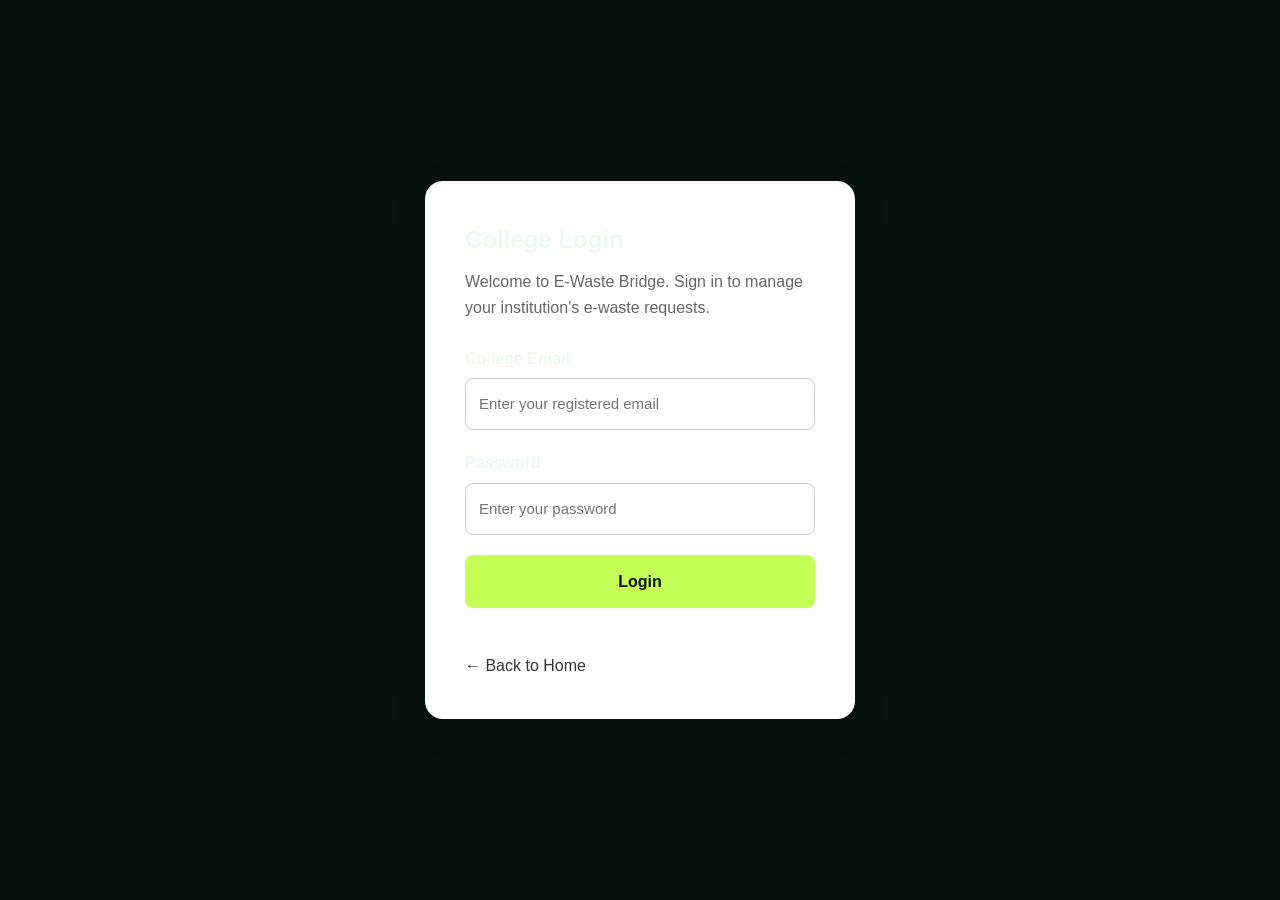
<file: college-login.html>
<!DOCTYPE html>
<html lang="en">
<head>
    <meta charset="UTF-8">
    <meta name="viewport" content="width=device-width, initial-scale=1.0">
    <title>College Login | E-Waste Bridge</title>

    <link rel="stylesheet" href="style.css">

    <style>
        .login-section {
            min-height: 100vh;
            display: flex;
            justify-content: center;
            align-items: center;
            padding: 30px 20px;
        }

        .login-card {
            width: 100%;
            max-width: 430px;
            padding: 40px;
            border-radius: 18px;
            background: white;
            box-shadow: 0 10px 35px rgba(0,0,0,0.12);
        }

        .login-card h1 {
            margin-bottom: 10px;
        }

        .login-card p {
            margin-bottom: 25px;
            color: #666;
        }

        .login-card label {
            display: block;
            margin-bottom: 7px;
            font-weight: 600;
        }

        .login-card input {
            width: 100%;
            padding: 13px;
            margin-bottom: 20px;
            border: 1px solid #ccc;
            border-radius: 8px;
            font-size: 15px;
        }

        .login-card button {
            width: 100%;
            padding: 14px;
            border: none;
            border-radius: 8px;
            background: #c5ff55;
            color: #08130f;
            font-size: 16px;
            font-weight: bold;
            cursor: pointer;
        }

        .login-card button:disabled {
            opacity: 0.6;
            cursor: not-allowed;
        }

        #loginMessage {
            margin-top: 18px;
            font-size: 14px;
            overflow-wrap: anywhere;
        }

        .back-link {
            display: inline-block;
            margin-top: 20px;
            text-decoration: none;
            color: #333;
        }
    </style>
</head>

<body>

    <section class="login-section">

        <div class="login-card">

            <h1>College Login</h1>

            <p>
                Welcome to E-Waste Bridge.
                Sign in to manage your institution's e-waste requests.
            </p>

            <form id="collegeLoginForm">

                <label for="email">College Email</label>

                <input
                    type="email"
                    id="email"
                    placeholder="Enter your registered email"
                    required
                >

                <label for="password">Password</label>

                <input
                    type="password"
                    id="password"
                    placeholder="Enter your password"
                    required
                >

                <button type="submit" id="loginButton">
                    Login
                </button>

            </form>

            <p id="loginMessage" role="status"></p>

            <a href="index.html" class="back-link">
                ← Back to Home
            </a>

        </div>

    </section>

    <script type="module">

        import { supabase } from "./supabase.js";

        const loginForm = document.getElementById("collegeLoginForm");
        const loginMessage = document.getElementById("loginMessage");
        const loginButton = document.getElementById("loginButton");

        loginForm.addEventListener("submit", async function(event) {

            event.preventDefault();

            const email = document.getElementById("email").value.trim();
            const password = document.getElementById("password").value;

            loginButton.disabled = true;
            loginButton.textContent = "Logging in...";
            loginMessage.textContent = "";

            try {

                const { data, error } = await supabase.auth.signInWithPassword({
                    email: email,
                    password: password
                });

                if (error) {
                    throw error;
                }

                const user = data.user;

                const { data: profile, error: profileError } = await supabase
                    .from("profiles")
                    .select("role, college_id")
                    .eq("user_id", user.id)
                    .maybeSingle();

                if (profileError) {
                    throw profileError;
                }

                if (!profile || profile.role !== "college" || !profile.college_id) {

                    await supabase.auth.signOut();

                    throw new Error(
                        "This account is not registered as a college account."
                    );
                }

                loginMessage.textContent = "Login successful! Redirecting...";

                window.location.href = "college-dashboard.html";

            } catch (error) {

                loginMessage.textContent = error.message;
                loginButton.disabled = false;
                loginButton.textContent = "Login";

            }

        });

    </script>

</body>
</html>
</file>
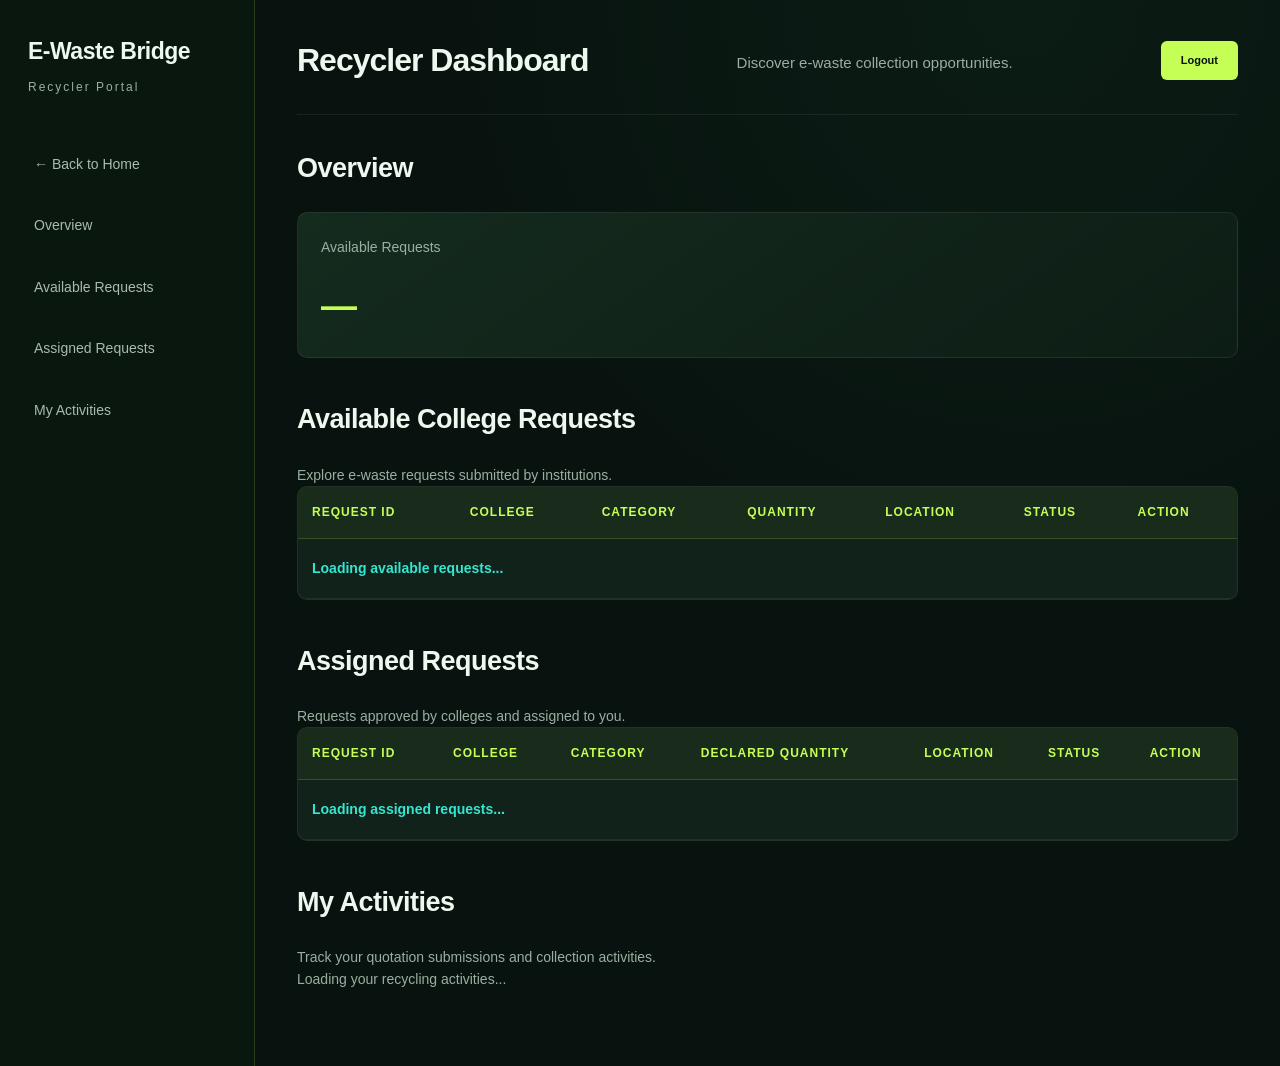
<file: recycler-dashboard.html>
<!DOCTYPE html>
<html lang="en">
<head>
    <meta charset="UTF-8">
    <meta name="viewport" content="width=device-width, initial-scale=1.0">
    <title>Recycler Dashboard | E-Waste Bridge</title>
    <link rel="stylesheet" href="dashboard.css">
</head>

<body>

    <div class="dashboard-container">

        <!-- Sidebar -->
        <aside class="sidebar">
            <h2>E-Waste Bridge</h2>
            <p>Recycler Portal</p>

<nav>
    <a href="index.html">← Back to Home</a>
    <a href="#overview">Overview</a>
    <a href="#requests">Available Requests</a>
    <a href="#assigned-requests">Assigned Requests</a>
    <a href="#my-activities">My Activities</a>
</nav>
        </aside>

        <!-- Main Content -->
        <main class="main-content">

            <header class="dashboard-header">
                <h1>Recycler Dashboard</h1>
                <p>Discover e-waste collection opportunities.</p>
                <button id="logoutButton">Logout</button>
            </header>

            <!-- Overview -->
            <section id="overview">
                <h2>Overview</h2>

                <div class="stats-container">
                    <div class="stat-card">
                        <h3>Available Requests</h3>
                        <strong id="totalRequests">—</strong>
                    </div>
                </div>
            </section>

            <!-- Available Requests -->
            <section id="requests">
                <h2>Available College Requests</h2>
                <p>Explore e-waste requests submitted by institutions.</p>

                <div class="table-container">
                    <table>
                        <thead>
                            <tr>
                                <th>Request ID</th>
                                <th>College</th>
                                <th>Category</th>
                                <th>Quantity</th>
                                <th>Location</th>
                                <th>Status</th>
                                <th>Action</th>
                            </tr>
                        </thead>

                        <tbody id="recyclerRequestsBody">
                            <tr>
                                <td colspan="7">
                                    Loading available requests...
                                </td>
                            </tr>
                        </tbody>
                    </table>
                </div>
            </section>
<!-- Assigned Requests -->
<section id="assigned-requests">

    <h2>Assigned Requests</h2>

    <p>Requests approved by colleges and assigned to you.</p>

    <div class="table-container">
        <table>
            <thead>
                <tr>
                    <th>Request ID</th>
                    <th>College</th>
                    <th>Category</th>
                    <th>Declared Quantity</th>
                    <th>Location</th>
                    <th>Status</th>
                    <th>Action</th>
                </tr>
            </thead>

            <tbody id="assignedRequestsBody">
                <tr>
                    <td colspan="7">
                        Loading assigned requests...
                    </td>
                </tr>
            </tbody>
        </table>
    </div>

</section>

<!-- Collection Recording -->
<section id="collectionSection" hidden>

    <h2>Record Collection</h2>

    <p id="selectedCollectionRequestInfo"></p>

    <form id="collectionForm">

        <label>Actual Collected Quantity</label>
        <input
            type="number"
            id="collectedQuantity"
            min="0"
            step="0.01"
            placeholder="Enter actual collected quantity"
            required
        >

        <label>Collection Date</label>
        <input
            type="date"
            id="collectionDate"
            required
        >

        <label>Remarks</label>
        <textarea
            id="collectionRemarks"
            rows="4"
            placeholder="Enter collection remarks..."
        ></textarea>

        <button type="submit">Save Collection</button>

        <button type="button" id="cancelCollection">
            Cancel
        </button>

        <p id="collectionMessage"></p>

    </form>

</section>


<!-- Quotation Submission Form -->

<section id="quotationSection" hidden>

    <h2>Submit Your Quotation</h2>

    <p id="selectedRequestInfo"></p>

    <form id="quotationForm">

        <label>Offered Amount (₹)</label>
        <input
            type="number"
            id="offeredAmount"
            min="0"
            step="0.01"
            placeholder="Enter your offered amount"
            required
        >

        <label>Collection Charges (₹)</label>
        <input
            type="number"
            id="collectionCharges"
            min="0"
            step="0.01"
            placeholder="Enter collection charges"
            required
        >

        <label>Estimated Collection Days</label>
        <input
            type="number"
            id="estimatedDays"
            min="1"
            placeholder="Example: 3 days"
            required
        >

        <label>Terms and Conditions</label>
        <textarea
            id="quotationTerms"
            rows="4"
            placeholder="Enter quotation terms..."
            required
        ></textarea>

        <button type="submit">Submit Quotation</button>

        <button type="button" id="cancelQuotation">
            Cancel
        </button>

        <p id="quotationMessage"></p>

    </form>

</section>

            <!-- My Activities -->
<section id="my-activities">

    <h2>My Activities</h2>

    <p>Track your quotation submissions and collection activities.</p>

    <div id="recyclerHistoryContainer">
        <p>Loading your recycling activities...</p>
    </div>

</section>

        </main>
    </div>
<script type="module" src="recycler-dashboard.js"></script>
</body>
</html>
</file>
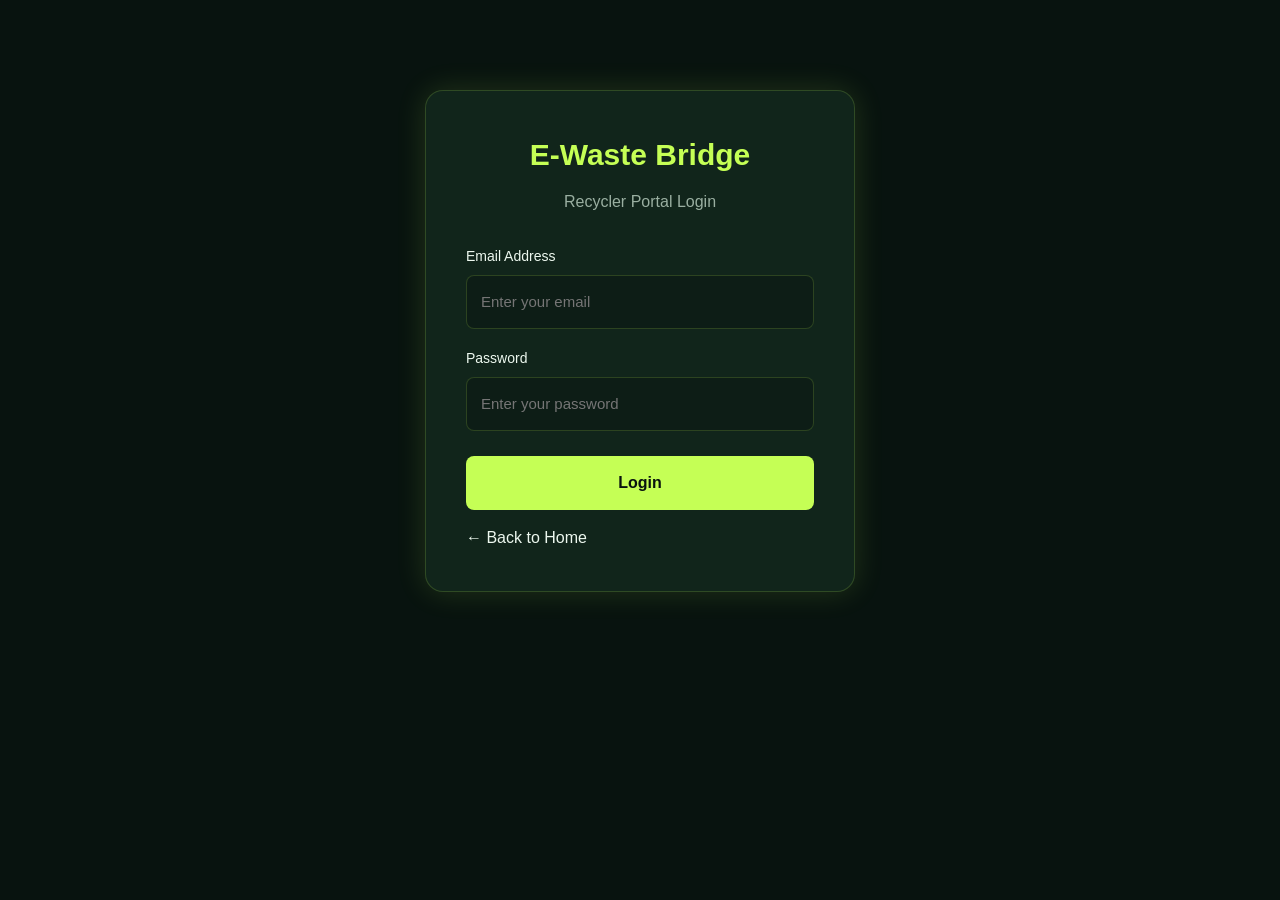
<file: recycler-login.html>
<!DOCTYPE html>
<html lang="en">
<head>
    <meta charset="UTF-8">
    <meta name="viewport" content="width=device-width, initial-scale=1.0">
    <title>Recycler Login | E-Waste Bridge</title>
    <link rel="stylesheet" href="style.css">
</head>

<body>

    <div class="login-container">
        <h1>E-Waste Bridge</h1>
        <p>Recycler Portal Login</p>

        <form id="recyclerLoginForm">

            <label>Email Address</label>
            <input
                type="email"
                id="email"
                placeholder="Enter your email"
                required
            >

            <label>Password</label>
            <input
                type="password"
                id="password"
                placeholder="Enter your password"
                required
            >

            <button type="submit">Login</button>

                       <p id="loginMessage"></p>

        </form>

        <a href="index.html" class="back-link">
            ← Back to Home
        </a>

    </div>

    <script type="module" src="recycler-login.js"></script>

</body>
</html>
</file>
<file: style.css>
/* =====================================
   E-WASTE BRIDGE - FUTURISTIC ECO TECH
===================================== */

:root {
    --bg: #08130f;
    --bg2: #0d1d16;
    --panel: #11251b;
    --lime: #c5ff55;
    --cyan: #35e6d0;
    --white: #edf8ef;
    --muted: #9aafa1;
    --border: rgba(197,255,85,0.17);
    --glow: rgba(197,255,85,0.14);
}

* {
    margin: 0;
    padding: 0;
    box-sizing: border-box;
    scroll-behavior: smooth;
}

body {
    background: var(--bg);
    color: var(--white);
    font-family: 'Segoe UI', Arial, sans-serif;
    overflow-x: hidden;
    line-height: 1.6;
}

a {
    text-decoration: none;
    color: inherit;
}

button, input, select, textarea {
    font: inherit;
}

button {
    cursor: pointer;
}

::selection {
    background: var(--lime);
    color: var(--bg);
}

/* LOADER */

.loader {
    position: fixed;
    inset: 0;
    z-index: 9999;
    background: var(--bg);
    display: flex;
    align-items: center;
    justify-content: center;
    flex-direction: column;
    gap: 20px;
    transition: opacity 0.5s, visibility 0.5s;
}

.loader.hidden {
    opacity: 0;
    visibility: hidden;
}

.loader-logo {
    font-size: 42px;
    font-weight: 900;
    color: white;
    letter-spacing: 4px;
}

.loader-logo span {
    color: var(--lime);
}

.loader p {
    font-size: 10px;
    letter-spacing: 3px;
    color: var(--muted);
}

.loader-bar {
    width: 160px;
    height: 3px;
    background: #263a2d;
    overflow: hidden;
}

.loader-bar span {
    display: block;
    height: 100%;
    background: var(--lime);
    animation: load 1.2s ease forwards;
}

@keyframes load {
    from { width: 0; }
    to { width: 100%; }
}

/* NAVBAR */

.navbar {
    position: sticky;
    top: 0;
    z-index: 1000;
    display: flex;
    align-items: center;
    justify-content: space-between;
    padding: 18px 7%;
    background: rgba(8,19,15,0.9);
    backdrop-filter: blur(18px);
    border-bottom: 1px solid rgba(255,255,255,0.06);
    transition: 0.3s;
}

.navbar.scrolled {
    padding-top: 12px;
    padding-bottom: 12px;
    background: rgba(8,19,15,0.97);
}

.logo {
    display: inline-flex;
    align-items: center;
    gap: 3px;
    font-size: 18px;
    font-weight: 900;
    letter-spacing: -0.7px;
    white-space: nowrap;
}

.logo-symbol {
    background: var(--lime);
    color: var(--bg);
    width: 29px;
    height: 29px;
    display: inline-grid;
    place-items: center;
    border-radius: 7px;
    margin-right: 5px;
}

.logo-light {
    color: var(--muted);
    font-weight: 400;
}

.logo-dot {
    width: 6px;
    height: 6px;
    background: var(--cyan);
    border-radius: 50%;
    margin-left: 3px;
}

.nav-links {
    display: flex;
    align-items: center;
    gap: 28px;
}

.nav-links a {
    color: #b7c8bc;
    font-size: 12px;
    transition: 0.3s;
}

.nav-links a:hover,
.nav-links a.active {
    color: var(--lime);
}

.nav-cta {
    padding: 11px 19px;
    background: var(--lime);
    color: var(--bg);
    border-radius: 5px;
    font-size: 12px;
    font-weight: 800;
    transition: 0.3s;
}

.nav-cta:hover {
    box-shadow: 0 0 25px var(--glow);
    transform: translateY(-2px);
}

.nav-cta span {
    margin-left: 8px;
}

.menu-toggle {
    display: none;
    background: none;
    border: 0;
}

.menu-toggle span {
    display: block;
    width: 24px;
    height: 2px;
    background: var(--lime);
    margin: 5px;
}

/* HERO */

.hero {
    min-height: 690px;
    position: relative;
    display: grid;
    grid-template-columns: 1.1fr 0.9fr;
    align-items: center;
    padding: 85px 8% 100px;
    overflow: hidden;
    background:
        radial-gradient(ellipse at 78% 50%, #1d4c302b, transparent 43%),
        linear-gradient(135deg, #08130f, #0b1b13);
}

.hero-grid {
    position: absolute;
    inset: 0;
    opacity: 0.15;
    background-image:
        linear-gradient(rgba(197,255,85,0.12) 1px, transparent 1px),
        linear-gradient(90deg, rgba(197,255,85,0.12) 1px, transparent 1px);
    background-size: 55px 55px;
    mask-image: linear-gradient(to right, black, transparent);
    pointer-events: none;
}

.hero-glow {
    position: absolute;
    width: 430px;
    height: 430px;
    right: 9%;
    top: 15%;
    border-radius: 50%;
    background: #35e6d00a;
    box-shadow: 0 0 120px #35e6d018;
    pointer-events: none;
}

.hero-content {
    position: relative;
    z-index: 2;
}

.eyebrow,
.section-label,
.mini-label {
    display: inline-flex;
    align-items: center;
    gap: 10px;
    color: var(--lime);
    font-size: 10px;
    font-weight: 800;
    letter-spacing: 2px;
}

.live-dot,
.status-dot {
    width: 7px;
    height: 7px;
    background: var(--cyan);
    border-radius: 50%;
    box-shadow: 0 0 12px var(--cyan);
    animation: pulse 1.8s infinite;
}

@keyframes pulse {
    50% { opacity: 0.35; box-shadow: 0 0 2px var(--cyan); }
}

.hero h1 {
    font-size: clamp(55px, 7vw, 92px);
    font-weight: 900;
    letter-spacing: -5px;
    line-height: 0.99;
    margin: 32px 0 18px;
}

.gradient-text {
    background: linear-gradient(100deg, var(--lime), var(--cyan));
    -webkit-background-clip: text;
    background-clip: text;
    color: transparent;
}

.typing-line {
    color: #e3eee6;
    font-size: clamp(17px, 2.2vw, 23px);
    font-weight: 500;
    margin-bottom: 20px;
}

#typingText {
    color: var(--lime);
}

.cursor {
    color: var(--cyan);
    animation: blink 0.7s infinite;
}

@keyframes blink {
    50% { opacity: 0; }
}

.hero-description {
    color: var(--muted);
    font-size: 14px;
    max-width: 490px;
    line-height: 1.9;
    margin-bottom: 32px;
}

.hero-actions {
    display: flex;
    flex-wrap: wrap;
    align-items: center;
    gap: 15px;
}

.btn {
    display: inline-flex;
    align-items: center;
    justify-content: center;
    gap: 15px;
    padding: 14px 23px;
    border-radius: 6px;
    font-size: 12px;
    font-weight: 800;
    transition: 0.3s;
    border: 1px solid transparent;
}

.btn-primary {
    background: var(--lime);
    color: var(--bg);
}

.btn-primary:hover {
    transform: translateY(-4px);
    box-shadow: 0 8px 30px #c5ff5540;
}

.btn-outline {
    border-color: #ffffff35;
    color: white;
    background: transparent;
}

.btn-outline:hover {
    border-color: var(--cyan);
    color: var(--cyan);
}

.hero-trust {
    margin-top: 40px;
    color: #84988b;
    font-size: 10px;
    letter-spacing: 0.5px;
}

.trust-icon {
    color: var(--lime);
    margin-right: 8px;
}

/* HERO VISUAL */

.hero-visual {
    position: relative;
    height: 460px;
    display: grid;
    place-items: center;
}

.visual-orbit {
    position: absolute;
    border: 1px solid #c5ff5530;
    border-radius: 50%;
    transform: rotate(-20deg);
}

.orbit-one {
    width: 340px;
    height: 340px;
}

.orbit-two {
    width: 440px;
    height: 245px;
    border-color: #35e6d040;
    transform: rotate(48deg);
}

.visual-center {
    width: 220px;
    height: 220px;
    display: flex;
    flex-direction: column;
    align-items: center;
    justify-content: center;
    border-radius: 50%;
    background: radial-gradient(circle, #204e34, #0b2016 70%);
    border: 1px solid #c5ff5560;
    box-shadow: 0 0 50px #c5ff5520, inset 0 0 40px #c5ff5510;
    position: relative;
    z-index: 2;
    animation: float 5s ease-in-out infinite;
}

.core-glow {
    position: absolute;
    inset: -15px;
    border-radius: 50%;
    border: 1px solid #35e6d055;
    animation: rotate 15s linear infinite;
}

.core-icon {
    color: var(--lime);
    font-size: 80px;
    text-shadow: 0 0 25px #c5ff5570;
}

.core-label {
    font-size: 9px;
    color: var(--cyan);
    letter-spacing: 2px;
    margin-top: 7px;
}

@keyframes rotate {
    to { transform: rotate(360deg); }
}

@keyframes float {
    50% { transform: translateY(-13px); }
}

.floating-card {
    position: absolute;
    z-index: 3;
    display: flex;
    align-items: center;
    gap: 12px;
    background: #11251beF;
    border: 1px solid #c5ff5535;
    padding: 13px 15px;
    border-radius: 9px;
    box-shadow: 0 12px 35px #0005;
    backdrop-filter: blur(15px);
    animation: float 5s ease-in-out infinite;
}

.floating-card strong,
.floating-card small {
    display: block;
}

.floating-card strong {
    font-size: 11px;
}

.floating-card small {
    font-size: 9px;
    color: var(--muted);
}

.float-icon {
    font-size: 24px;
    color: var(--lime);
}

.device-card {
    top: 35px;
    right: -10px;
}

.recycle-card {
    bottom: 65px;
    left: -10px;
    animation-delay: 1s;
}

.eco-card {
    bottom: 5px;
    right: 10px;
    animation-delay: 2s;
}

.eco-number {
    font-size: 24px;
    color: var(--cyan);
    font-weight: 900;
}

.visual-caption {
    position: absolute;
    bottom: -15px;
    font-size: 9px;
    letter-spacing: 2px;
    color: var(--muted);
    display: flex;
    gap: 10px;
    align-items: center;
}

.hero-bottom {
    position: absolute;
    bottom: 25px;
    left: 8%;
    right: 8%;
    display: flex;
    align-items: center;
    gap: 15px;
    color: #718477;
    font-size: 9px;
    letter-spacing: 2px;
}

.scroll-line {
    height: 1px;
    width: 60px;
    background: var(--lime);
}

/* MARQUEE */

.marquee {
    overflow: hidden;
    background: var(--lime);
    color: var(--bg);
    padding: 15px 0;
}

.marquee-track {
    width: max-content;
    display: flex;
    gap: 45px;
    animation: marquee 30s linear infinite;
}

.marquee-track span {
    font-size: 11px;
    font-weight: 900;
    letter-spacing: 2px;
}

@keyframes marquee {
    to { transform: translateX(-50%); }
}

/* COMMON SECTIONS */

.section {
    padding: 110px 8%;
}

.section-heading {
    max-width: 650px;
    margin: 0 auto 60px;
    text-align: center;
}

.section-heading h2 {
    font-size: clamp(36px, 5vw, 53px);
    letter-spacing: -2px;
    line-height: 1.15;
    margin: 22px 0;
}

.section-heading p {
    color: var(--muted);
    font-size: 14px;
}

.section-label {
    font-size: 10px;
}

/* ABOUT */

.about-section {
    background: var(--bg);
}

.about-grid {
    display: grid;
    grid-template-columns: 1fr 1fr;
    align-items: center;
    gap: 90px;
}

.about-visual {
    min-height: 400px;
    position: relative;
    display: grid;
    place-items: center;
    background: radial-gradient(circle, #183d2b, transparent 70%);
    border: 1px solid #ffffff0b;
    border-radius: 20px;
    overflow: hidden;
}

.about-circle {
    width: 250px;
    height: 250px;
    border: 1px solid var(--lime);
    border-radius: 50%;
    display: grid;
    place-items: center;
    box-shadow: 0 0 70px #c5ff5520, inset 0 0 60px #35e6d010;
    animation: float 5s infinite;
}

.about-circle-inner {
    width: 180px;
    height: 180px;
    background: #173b29;
    border: 1px solid #35e6d050;
    border-radius: 50%;
    display: flex;
    flex-direction: column;
    justify-content: center;
    align-items: center;
}

.about-circle-inner span {
    font-size: 65px;
    color: var(--lime);
}

.about-circle-inner small {
    text-align: center;
    color: var(--cyan);
    font-size: 10px;
    letter-spacing: 2px;
}

.about-orbit {
    position: absolute;
    width: 330px;
    height: 170px;
    border: 1px solid #35e6d060;
    border-radius: 50%;
    transform: rotate(-30deg);
}

.about-mini-tag {
    position: absolute;
    bottom: 25px;
    left: 25px;
    color: var(--lime);
    font-size: 10px;
    letter-spacing: 2px;
}

.about-content h3 {
    font-size: 31px;
    line-height: 1.25;
    margin: 18px 0;
}

.about-content > p {
    color: var(--muted);
    font-size: 13px;
    margin-bottom: 18px;
    line-height: 1.9;
}

.about-points {
    display: grid;
    gap: 13px;
    margin: 28px 0;
    font-size: 13px;
}

.about-points span {
    color: var(--lime);
    margin-right: 12px;
}

.text-link {
    color: var(--cyan);
    font-size: 13px;
    font-weight: 700;
}

/* CATEGORIES */

.categories-section {
    background: #0b1912;
}

.filter-bar {
    display: flex;
    justify-content: center;
    flex-wrap: wrap;
    gap: 10px;
    margin: -15px 0 35px;
}

.filter-btn {
    padding: 10px 18px;
    border: 1px solid #ffffff20;
    border-radius: 30px;
    color: var(--muted);
    background: transparent;
    font-size: 11px;
    transition: 0.3s;
}

.filter-btn.active,
.filter-btn:hover {
    color: var(--bg);
    background: var(--lime);
    border-color: var(--lime);
}

.category-grid {
    display: grid;
    grid-template-columns: repeat(3, 1fr);
    gap: 20px;
}

.category-card {
    padding: 28px;
    min-height: 220px;
    background: linear-gradient(145deg, #152b1e, #0d1d15);
    border: 1px solid #ffffff12;
    border-radius: 12px;
    position: relative;
    overflow: hidden;
    transition: 0.35s;
    transform-style: preserve-3d;
}

.category-card::after {
    content: "";
    position: absolute;
    width: 150px;
    height: 150px;
    background: var(--glow);
    border-radius: 50%;
    filter: blur(50px);
    right: -80px;
    bottom: -80px;
}

.category-card:hover {
    border-color: #c5ff5570;
    box-shadow: 0 15px 40px #0004;
}

.category-card.hide {
    display: none;
}

.category-top {
    display: flex;
    justify-content: space-between;
    align-items: center;
    margin-bottom: 25px;
}

.category-icon {
    font-size: 35px;
    color: var(--lime);
}

.category-number {
    color: #718477;
    font-size: 11px;
}

.category-card h3 {
    font-size: 19px;
    margin-bottom: 9px;
}

.category-card p {
    font-size: 12px;
    color: var(--muted);
    margin-bottom: 23px;
}

.category-card a {
    color: var(--cyan);
    font-size: 11px;
    font-weight: 700;
}

/* PROCESS */

.process-section {
    background: var(--bg);
}

.process-grid {
    display: grid;
    grid-template-columns: repeat(4, 1fr);
    gap: 15px;
}

.process-card {
    position: relative;
    background: #102219;
    border: 1px solid #ffffff12;
    padding: 28px 22px;
    border-radius: 10px;
    min-height: 260px;
    transition: 0.3s;
}

.process-card:hover {
    border-color: var(--cyan);
    transform: translateY(-8px);
}

.process-index {
    font-size: 11px;
    color: var(--cyan);
    letter-spacing: 2px;
}

.process-icon {
    font-size: 43px;
    color: var(--lime);
    margin: 24px 0;
}

.process-card h3 {
    font-size: 18px;
    margin-bottom: 10px;
}

.process-card p {
    font-size: 12px;
    color: var(--muted);
}

.process-line {
    display: block;
    height: 2px;
    width: 30px;
    background: var(--lime);
    margin-top: 22px;
}

/* COLLECTION */

.collection-section {
    padding: 100px 10%;
    background:
        radial-gradient(ellipse at 85% 50%, #17452b80, transparent 50%),
        #0d1d15;
    display: grid;
    grid-template-columns: 1fr 1fr;
    gap: 70px;
    align-items: center;
    overflow: hidden;
}

.collection-content h2 {
    font-size: clamp(38px, 5vw, 55px);
    line-height: 1.1;
    letter-spacing: -2px;
    margin: 24px 0;
}

.collection-content > p {
    color: var(--muted);
    font-size: 13px;
    max-width: 450px;
    margin-bottom: 25px;
}

.collection-features {
    margin: 30px 0;
    display: grid;
    gap: 20px;
}

.collection-features > div {
    display: flex;
    gap: 18px;
    align-items: center;
}

.collection-features > div > span {
    font-size: 13px;
    color: var(--cyan);
}

.collection-features strong,
.collection-features small {
    display: block;
}

.collection-features strong {
    font-size: 13px;
}

.collection-features small {
    color: var(--muted);
    font-size: 11px;
}

.collection-art {
    min-height: 380px;
    position: relative;
    display: grid;
    place-items: center;
}

.collection-ring {
    position: absolute;
    border: 1px solid #c5ff5540;
    border-radius: 50%;
}

.ring-a {
    width: 280px;
    height: 280px;
    animation: rotate 18s linear infinite;
}

.ring-b {
    width: 370px;
    height: 180px;
    border-color: #35e6d070;
    transform: rotate(40deg);
}

.collection-core {
    width: 150px;
    height: 150px;
    border-radius: 50%;
    display: grid;
    place-items: center;
    font-size: 80px;
    color: var(--lime);
    background: radial-gradient(circle, #245a36, #0a1b12);
    border: 1px solid var(--lime);
    box-shadow: 0 0 60px #c5ff5530;
    z-index: 1;
}

.art-label {
    position: absolute;
    font-size: 10px;
    letter-spacing: 2px;
    color: var(--cyan);
    background: #10251b;
    padding: 8px 13px;
    border: 1px solid #35e6d040;
    border-radius: 20px;
}

.label-a { top: 25px; left: 20%; }
.label-b { right: 5%; top: 50%; }
.label-c { bottom: 20px; left: 25%; }

/* IMPACT DASHBOARD */

.impact-section {
    background: #08130f;
}

.impact-dashboard {
    max-width: 1000px;
    margin: auto;
    padding: 35px;
    background: linear-gradient(145deg, #142a1d, #0d1d15);
    border: 1px solid #c5ff5525;
    border-radius: 15px;
    box-shadow: 0 20px 60px #0004;
}

.dashboard-top {
    display: flex;
    justify-content: space-between;
    align-items: center;
    margin-bottom: 35px;
    gap: 15px;
}

.dashboard-label {
    color: var(--cyan);
    font-size: 9px;
    letter-spacing: 2px;
}

.dashboard-top h3 {
    font-size: 24px;
    margin-top: 5px;
}

.demo-badge {
    background: #c5ff5517;
    color: var(--lime);
    padding: 8px 12px;
    font-size: 9px;
    letter-spacing: 1px;
    border: 1px solid var(--border);
    border-radius: 4px;
}

.stats-grid {
    display: grid;
    grid-template-columns: repeat(4, 1fr);
    gap: 15px;
}

.stat-card {
    padding: 22px 15px;
    background: #08180f;
    border: 1px solid #ffffff12;
    border-radius: 8px;
    transition: 0.3s;
}

.stat-card:hover {
    border-color: var(--lime);
    transform: translateY(-5px);
}

.stat-icon {
    display: block;
    color: var(--lime);
    font-size: 23px;
    margin-bottom: 15px;
}

.stat-card strong {
    display: block;
    font-size: 30px;
    color: var(--white);
    letter-spacing: -1px;
}

.stat-card p {
    font-size: 11px;
    margin-top: 5px;
}

.stat-card small {
    display: block;
    color: var(--muted);
    font-size: 9px;
    margin-top: 7px;
}

.dashboard-bottom {
    border-top: 1px solid #ffffff15;
    margin-top: 30px;
    padding-top: 25px;
}

.dashboard-bottom > span,
.dashboard-bottom > small {
    display: block;
    color: var(--muted);
    font-size: 9px;
    letter-spacing: 1px;
}

.dashboard-bottom strong {
    display: block;
    margin: 10px 0;
    font-size: 14px;
}

.progress-track {
    width: 100%;
    height: 5px;
    background: #26392b;
    border-radius: 10px;
    overflow: hidden;
    margin: 15px 0;
}

.progress-fill {
    display: block;
    height: 100%;
    width: 0;
    background: linear-gradient(90deg, var(--lime), var(--cyan));
    border-radius: 10px;
    transition: width 1.5s ease;
}

/* AI SHOWCASE */

.ai-section {
    padding: 100px 8%;
    display: grid;
    grid-template-columns: 1fr 0.9fr;
    align-items: center;
    gap: 80px;
    background: #0d1d15;
}

.ai-content h2 {
    font-size: clamp(37px, 4vw, 50px);
    letter-spacing: -2px;
    line-height: 1.15;
    margin: 25px 0;
}

.ai-content > p {
    color: var(--muted);
    font-size: 13px;
    line-height: 1.9;
}

.ai-features {
    display: grid;
    gap: 14px;
    margin: 30px 0;
    font-size: 12px;
}

.ai-features div::first-letter {
    color: var(--lime);
}

.ai-note {
    color: var(--cyan);
    font-size: 9px;
    letter-spacing: 1px;
}

.ai-panel {
    background: #102219;
    padding: 25px;
    border: 1px solid #35e6d035;
    border-radius: 13px;
    box-shadow: 0 20px 50px #0004;
}

.ai-panel-header {
    display: flex;
    justify-content: space-between;
    align-items: center;
    font-size: 9px;
    letter-spacing: 1px;
    color: var(--muted);
    margin-bottom: 20px;
}

.ai-panel-header > span:first-child {
    display: flex;
    align-items: center;
    gap: 9px;
    color: var(--lime);
}

.upload-area {
    border: 1px dashed #35e6d080;
    border-radius: 10px;
    padding: 35px 15px;
    text-align: center;
    background: #081a11;
    cursor: pointer;
    transition: 0.3s;
}

.upload-area:hover {
    border-color: var(--lime);
    background: #10281a;
}

.upload-symbol {
    width: 55px;
    height: 55px;
    margin: auto auto 15px;
    display: grid;
    place-items: center;
    font-size: 30px;
    color: var(--lime);
    background: #c5ff5515;
    border-radius: 50%;
}

.upload-area h3 {
    font-size: 15px;
}

.upload-area p {
    font-size: 11px;
    color: var(--muted);
    margin: 7px 0 15px;
}

.upload-button {
    background: var(--lime);
    color: var(--bg);
    padding: 10px 18px;
    border: 0;
    border-radius: 5px;
    font-size: 11px;
    font-weight: 800;
}

#imagePreview {
    display: none;
    max-width: 100%;
    max-height: 180px;
    object-fit: contain;
    margin: 20px auto 0;
    border-radius: 8px;
}

#imagePreview.visible {
    display: block;
}

.classification-result {
    background: #c5ff550d;
    border: 1px solid #c5ff5520;
    padding: 17px;
    margin-top: 18px;
    border-radius: 7px;
}

.classification-result span {
    color: var(--lime);
    font-size: 9px;
    letter-spacing: 2px;
}

.classification-result p {
    color: var(--muted);
    font-size: 11px;
    margin-top: 7px;
}

/* CONNECT */

.connect-section {
    background: var(--bg);
}

.connect-grid {
    max-width: 1000px;
    margin: auto;
    display: grid;
    grid-template-columns: 1fr 1fr;
    gap: 25px;
}

.connect-card {
    padding: 40px;
    border-radius: 13px;
    border: 1px solid #c5ff5525;
    background: linear-gradient(145deg, #152b1d, #0e1d15);
    transition: 0.35s;
}

.connect-card:hover {
    transform: translateY(-7px);
    box-shadow: 0 20px 40px #0004;
}

.recycler-card {
    border-color: #35e6d035;
    background: linear-gradient(145deg, #142a2a, #0d1d19);
}

.connect-number {
    color: var(--cyan);
    font-size: 9px;
    letter-spacing: 2px;
}

.connect-icon {
    font-size: 45px;
    color: var(--lime);
    margin: 25px 0;
}

.connect-card h3 {
    font-size: 25px;
    margin-bottom: 15px;
}

.connect-card p {
    color: var(--muted);
    font-size: 12px;
    min-height: 65px;
    margin-bottom: 25px;
}

/* FORMS */

.form-section {
    background: #0b1912;
}

.waste-form {
    max-width: 760px;
    margin: 0 auto 35px;
    padding: 35px;
    background: #11251b;
    border: 1px solid #c5ff5525;
    border-radius: 12px;
    box-shadow: 0 20px 50px #0003;
}

.form-title {
    display: flex;
    justify-content: space-between;
    gap: 10px;
    padding-bottom: 20px;
    border-bottom: 1px solid #ffffff18;
    margin-bottom: 25px;
    color: var(--cyan);
    font-size: 9px;
    letter-spacing: 2px;
}

.form-grid {
    display: grid;
    grid-template-columns: 1fr 1fr;
    gap: 20px;
}

.form-group {
    display: flex;
    flex-direction: column;
    gap: 9px;
}

.full-width {
    grid-column: 1 / -1;
}

.form-group label {
    color: #d8e8dc;
    font-size: 11px;
    font-weight: 700;
}

.form-group input,
.form-group select,
.form-group textarea {
    width: 100%;
    padding: 14px;
    border: 1px solid #ffffff20;
    background: #09170f;
    border-radius: 6px;
    outline: none;
    color: white;
    font-size: 12px;
    transition: 0.3s;
}

.form-group input::placeholder,
.form-group textarea::placeholder {
    color: #718477;
}

.form-group input:focus,
.form-group select:focus,
.form-group textarea:focus {
    border-color: var(--lime);
    box-shadow: 0 0 0 3px #c5ff5512;
}

.form-group select option {
    background: #11251b;
}

.form-group textarea {
    resize: vertical;
}

.form-submit {
    width: 100%;
    border: none;
    margin-top: 28px;
}

.form-message {
    font-size: 12px;
    margin-top: 15px;
    color: var(--cyan);
    text-align: center;
}

.form-disclaimer {
    text-align: center;
    font-size: 10px;
    color: var(--muted);
    margin-top: 12px;
}

.recycler-form {
    max-width: 550px;
}

/* TESTIMONIALS */

.testimonial-section {
    background: var(--bg);
}

.testimonial-grid {
    display: grid;
    grid-template-columns: repeat(3, 1fr);
    gap: 20px;
}

.testimonial-card {
    padding: 30px;
    border-radius: 10px;
    background: #112219;
    border: 1px solid #ffffff15;
    transition: 0.3s;
}

.testimonial-card:hover {
    border-color: var(--cyan);
    transform: translateY(-5px);
}

.quote-mark {
    font-size: 45px;
    color: var(--lime);
    line-height: 1;
}

.testimonial-card > p {
    min-height: 100px;
    color: #c4d3c8;
    font-size: 13px;
    margin: 15px 0 25px;
}

.testimonial-person {
    display: flex;
    align-items: center;
    gap: 12px;
}

.avatar {
    width: 38px;
    height: 38px;
    border-radius: 50%;
    display: grid;
    place-items: center;
    background: #c5ff5520;
    color: var(--lime);
}

.testimonial-person strong,
.testimonial-person small {
    display: block;
}

.testimonial-person strong {
    font-size: 10px;
}

.testimonial-person small {
    font-size: 9px;
    color: var(--muted);
}

/* FINAL CTA */

.final-cta {
    margin: 30px 8% 100px;
    padding: 80px 20px;
    position: relative;
    overflow: hidden;
    border: 1px solid #c5ff5540;
    border-radius: 15px;
    background: radial-gradient(circle at 50% 120%, #245c33, #102319 65%);
    text-align: center;
}

.cta-glow {
    position: absolute;
    width: 250px;
    height: 250px;
    top: -150px;
    left: calc(50% - 125px);
    background: var(--lime);
    filter: blur(120px);
    opacity: 0.15;
}

.final-cta h2 {
    font-size: clamp(40px, 6vw, 68px);
    line-height: 1.05;
    margin: 25px 0;
    letter-spacing: -3px;
}

.final-cta p {
    color: var(--muted);
    font-size: 13px;
    margin-bottom: 30px;
}

/* FOOTER */

.footer {
    padding: 65px 8% 25px;
    background: #050e09;
    border-top: 1px solid #ffffff10;
}

.footer-main {
    display: grid;
    grid-template-columns: 2fr 1fr 1fr;
    gap: 60px;
    padding-bottom: 50px;
}

.footer-brand > p {
    color: var(--muted);
    font-size: 12px;
    max-width: 280px;
    margin: 20px 0;
}

.footer-tag {
    color: var(--lime);
    font-size: 9px;
    letter-spacing: 2px;
}

.footer-links {
    display: flex;
    flex-direction: column;
    gap: 13px;
}

.footer-links strong {
    font-size: 12px;
    color: var(--lime);
    margin-bottom: 7px;
}

.footer-links a {
    font-size: 11px;
    color: var(--muted);
    transition: 0.3s;
}

.footer-links a:hover {
    color: var(--cyan);
}

.footer-bottom {
    border-top: 1px solid #ffffff15;
    padding-top: 22px;
    display: flex;
    justify-content: space-between;
    gap: 15px;
    color: var(--muted);
    font-size: 10px;
}

.footer-bottom a {
    color: var(--lime);
    letter-spacing: 1px;
}

/* BACK TO TOP */

.back-to-top {
    position: fixed;
    right: 25px;
    bottom: 25px;
    z-index: 500;
    width: 42px;
    height: 42px;
    background: var(--lime);
    color: var(--bg);
    border: none;
    border-radius: 7px;
    font-size: 20px;
    opacity: 0;
    visibility: hidden;
    transform: translateY(15px);
    transition: 0.3s;
}

.back-to-top.visible {
    opacity: 1;
    visibility: visible;
    transform: translateY(0);
}

/* TOAST */

.toast {
    position: fixed;
    z-index: 2000;
    right: 20px;
    bottom: 85px;
    max-width: calc(100% - 40px);
    padding: 15px 22px;
    background: #1a3c29;
    border: 1px solid var(--lime);
    color: var(--lime);
    border-radius: 8px;
    font-size: 12px;
    opacity: 0;
    visibility: hidden;
    transform: translateY(15px);
    transition: 0.3s;
}

.toast.show {
    opacity: 1;
    visibility: visible;
    transform: translateY(0);
}

/* REVEAL ANIMATIONS */

.reveal {
    opacity: 0;
    transform: translateY(25px);
    transition: opacity 0.7s ease, transform 0.7s ease;
}

.reveal.visible {
    opacity: 1;
    transform: translateY(0);
}

/* RESPONSIVE DESIGN */

@media (max-width: 1000px) {
    .hero {
        grid-template-columns: 1fr;
        padding-top: 80px;
    }

    .hero-visual {
        max-width: 550px;
        width: 100%;
        margin: auto;
    }

    .about-grid,
    .ai-section,
    .collection-section {
        gap: 40px;
    }

    .process-grid {
        grid-template-columns: repeat(2, 1fr);
    }

    .stats-grid {
        grid-template-columns: repeat(2, 1fr);
    }
}

@media (max-width: 768px) {
    .navbar {
        padding: 15px 5%;
    }

    .menu-toggle {
        display: block;
    }

    .nav-cta {
        display: none;
    }

    .nav-links {
        position: absolute;
        top: 100%;
        left: 0;
        right: 0;
        background: #0c1c13;
        display: none;
        flex-direction: column;
        align-items: flex-start;
        padding: 25px 7%;
        border-bottom: 1px solid var(--border);
        gap: 22px;
    }

    .nav-links.open {
        display: flex;
    }

    .hero {
        padding: 75px 6% 85px;
    }

    .hero h1 {
        font-size: 60px;
        letter-spacing: -3px;
    }

    .hero-visual {
        transform: scale(0.9);
        margin: -15px auto;
    }

    .section {
        padding: 80px 6%;
    }

    .about-grid,
    .ai-section,
    .collection-section {
        grid-template-columns: 1fr;
    }

    .about-visual {
        min-height: 330px;
    }

    .category-grid {
        grid-template-columns: repeat(2, 1fr);
    }

    .connect-grid,
    .testimonial-grid {
        grid-template-columns: 1fr;
    }

    .testimonial-card > p {
        min-height: auto;
    }

    .footer-main {
        grid-template-columns: 1fr 1fr;
        gap: 35px;
    }

    .footer-brand {
        grid-column: 1 / -1;
    }
}

@media (max-width: 480px) {
    .hero h1 {
        font-size: 49px;
    }

    .hero-visual {
        transform: scale(0.76);
        width: 130%;
        margin-left: -15%;
        margin-top: -30px;
        margin-bottom: -30px;
    }

    .hero-bottom {
        left: 6%;
        right: 6%;
    }

    .category-grid,
    .process-grid,
    .stats-grid,
    .form-grid {
        grid-template-columns: 1fr;
    }

    .full-width {
        grid-column: auto;
    }

    .waste-form {
        padding: 22px;
    }

    .collection-art {
        transform: scale(0.85);
    }

    .connect-card {
        padding: 27px;
    }

    .footer-main {
        grid-template-columns: 1fr 1fr;
        gap: 25px;
    }

    .footer-bottom {
        flex-direction: column;
    }

    .dashboard-top {
        align-items: flex-start;
        flex-direction: column;
    }

    .impact-dashboard {
        padding: 22px;
    }
}

/* REDUCED MOTION ACCESSIBILITY */

@media (prefers-reduced-motion: reduce) {
    *,
    *::before,
    *::after {
        animation-duration: 0.01ms !important;
        animation-iteration-count: 1 !important;
        scroll-behavior: auto !important;
        transition-duration: 0.01ms !important;
    }

    .reveal {
        opacity: 1;
        transform: none;
    }
}

/* =====================================
   RECYCLER LOGIN PAGE
===================================== */

.login-container {
    width: 90%;
    max-width: 430px;
    margin: 90px auto;
    padding: 40px;
    background: var(--panel);
    border: 1px solid var(--border);
    border-radius: 18px;
    box-shadow: 0 0 30px var(--glow);
}

.login-container h1 {
    color: var(--lime);
    font-size: 30px;
    text-align: center;
    margin-bottom: 10px;
}

.login-container > p {
    color: var(--muted);
    text-align: center;
    margin-bottom: 30px;
}

.login-container label {
    display: block;
    color: var(--white);
    margin: 18px 0 8px;
    font-size: 14px;
}

.login-container input {
    width: 100%;
    padding: 14px;
    background: var(--bg2);
    border: 1px solid var(--border);
    border-radius: 8px;
    color: var(--white);
    font-size: 15px;
    outline: none;
}

.login-container input:focus {
    border-color: var(--lime);
}

.login-container button {
    width: 100%;
    margin-top: 25px;
    padding: 14px;
    background: var(--lime);
    color: var(--bg);
    border: none;
    border-radius: 8px;
    font-size: 16px;
    font-weight: bold;
    cursor: pointer;
}

.login-container button:hover {
    box-shadow: 0 0 18px var(--glow);
}

#loginMessage {
    color: var(--cyan);
    text-align: center;
    margin-top: 15px;
    font-size: 14px;
}
</file>
<file: dashboard.css>
/* =====================================
   E-WASTE BRIDGE - COLLEGE DASHBOARD
   FUTURISTIC ECO-TECH THEME
===================================== */

:root {
    --bg: #08130f;
    --bg2: #0d1d16;
    --panel: #11251b;
    --lime: #c5ff55;
    --cyan: #35e6d0;
    --white: #edf8ef;
    --muted: #9aafa1;
    --border: rgba(197,255,85,0.17);
    --glow: rgba(197,255,85,0.14);
}

* {
    margin: 0;
    padding: 0;
    box-sizing: border-box;
}

body {
    background:
        radial-gradient(ellipse at 80% 0%, #17452b30, transparent 40%),
        var(--bg);
    color: var(--white);
    font-family: 'Segoe UI', Arial, sans-serif;
    min-height: 100vh;
    line-height: 1.6;
}

button, input, select, textarea {
    font: inherit;
}

button {
    cursor: pointer;
}

/* MAIN LAYOUT */

.dashboard-container {
    display: flex;
    min-height: 100vh;
}

/* SIDEBAR */

.sidebar {
    width: 255px;
    min-width: 255px;
    background: #09170f;
    border-right: 1px solid var(--border);
    padding: 28px 18px;
    display: flex;
    flex-direction: column;
}

.sidebar h2 {
    font-size: 19px;
    font-weight: 900;
    letter-spacing: -0.5px;
    margin: 5px 10px 8px;
}

.sidebar h2 span {
    color: var(--lime);
}

.sidebar p {
    color: var(--muted);
    font-size: 10px;
    letter-spacing: 2px;
    margin: 0 10px 40px;
}

.sidebar a {
    display: block;
    padding: 13px 15px;
    margin-bottom: 7px;
    color: #a9bbae;
    text-decoration: none;
    border: 1px solid transparent;
    border-radius: 7px;
    font-size: 12px;
    transition: 0.25s;
}

.sidebar a:hover,
.sidebar a.active {
    color: var(--lime);
    background: #c5ff5510;
    border-color: var(--border);
}

.sidebar a.active {
    box-shadow: inset 3px 0 var(--lime);
}

/* MAIN CONTENT */

.main-content {
    flex: 1;
    min-width: 0;
    padding: 35px 42px;
}

.dashboard-header {
    display: flex;
    justify-content: space-between;
    align-items: center;
    gap: 20px;
    padding-bottom: 28px;
    margin-bottom: 32px;
    border-bottom: 1px solid #ffffff12;
}

.dashboard-header h1 {
    font-size: clamp(22px, 3vw, 30px);
    letter-spacing: -1px;
}

.dashboard-header p {
    color: var(--muted);
    font-size: 12px;
    margin-top: 5px;
}

/* BUTTONS */

button {
    background: var(--lime);
    color: var(--bg);
    border: none;
    border-radius: 6px;
    padding: 11px 20px;
    font-size: 11px;
    font-weight: 800;
    transition: 0.25s;
}

button:hover {
    transform: translateY(-2px);
    box-shadow: 0 6px 22px #c5ff5530;
}

button:disabled {
    opacity: 0.6;
    cursor: not-allowed;
    transform: none;
}

/* SECTION HEADINGS */

.main-content h2 {
    font-size: 22px;
    margin-bottom: 22px;
    letter-spacing: -0.5px;
}

.main-content h3 {
    font-size: 16px;
    margin-bottom: 18px;
}

/* DASHBOARD CARDS */

.stats-container,
.stats-grid {
    display: grid;
    grid-template-columns: repeat(auto-fit, minmax(180px, 1fr));
    gap: 17px;
    margin-bottom: 32px;
}

.stat-card,
.dashboard-card {
    background: linear-gradient(145deg, #152b1e, #0d1d15);
    border: 1px solid #ffffff12;
    border-radius: 10px;
    padding: 23px;
    transition: 0.3s;
}

.stat-card:hover,
.dashboard-card:hover {
    border-color: #c5ff5570;
    transform: translateY(-4px);
}

.stat-card h3 {
    color: var(--muted);
    font-size: 11px;
    font-weight: 500;
}

.stat-card strong {
    display: block;
    font-size: 30px;
    color: var(--lime);
    margin-top: 9px;
}

/* REQUEST FORM */

.request-form-container {
    background: linear-gradient(145deg, #142a1d, #0d1d15);
    border: 1px solid var(--border);
    border-radius: 12px;
    padding: 28px;
    margin: 25px 0 35px;
    box-shadow: 0 15px 40px #0003;
}

#requestForm {
    display: grid;
    grid-template-columns: repeat(2, minmax(0, 1fr));
    gap: 12px 20px;
}

#requestForm label {
    color: #d8e8dc;
    font-size: 11px;
    font-weight: 700;
    align-self: end;
}

#requestForm input,
#requestForm select,
#requestForm textarea {
    width: 100%;
    padding: 13px;
    color: var(--white);
    background: #09170f;
    border: 1px solid #ffffff20;
    border-radius: 6px;
    outline: none;
    font-size: 12px;
    transition: 0.25s;
}

#requestForm input:focus,
#requestForm select:focus,
#requestForm textarea:focus {
    border-color: var(--lime);
    box-shadow: 0 0 0 3px #c5ff5512;
}

#requestForm select option {
    background: var(--panel);
}

#requestForm textarea {
    min-height: 90px;
    resize: vertical;
    grid-column: 1 / -1;
}

#requestForm button {
    grid-column: 1 / -1;
    margin-top: 8px;
}

#requestMessage {
    grid-column: 1 / -1;
    color: var(--cyan);
    font-size: 12px;
}

/* TABLE */

table {
    width: 100%;
    border-collapse: collapse;
    min-width: 650px;
}

table thead {
    background: #c5ff550c;
}

table th {
    color: var(--lime);
    font-size: 10px;
    letter-spacing: 1px;
    text-transform: uppercase;
    text-align: left;
    padding: 16px 14px;
    border-bottom: 1px solid var(--border);
}

table td {
    padding: 16px 14px;
    color: #d0dfd4;
    font-size: 12px;
    border-bottom: 1px solid #ffffff10;
}

table tbody tr {
    transition: 0.2s;
}

table tbody tr:hover {
    background: #c5ff5508;
}

table td:first-child {
    color: var(--cyan);
    font-weight: 700;
}

.table-container {
    width: 100%;
    overflow-x: auto;
    background: #102219;
    border: 1px solid #ffffff12;
    border-radius: 10px;
}

/* STATUS BADGES */

.status,
.status-badge {
    display: inline-block;
    padding: 5px 10px;
    border-radius: 20px;
    background: #c5ff5515;
    color: var(--lime);
    font-size: 10px;
}

/* OTHER CONTENT CARDS */

.main-content section {
    margin-bottom: 40px;
}

.main-content section p {
    color: var(--muted);
    font-size: 12px;
}

/* FORM PLACEHOLDERS */

input::placeholder,
textarea::placeholder {
    color: #718477;
}

/* SCROLLBAR */

::-webkit-scrollbar {
    width: 7px;
    height: 7px;
}

::-webkit-scrollbar-track {
    background: var(--bg);
}

::-webkit-scrollbar-thumb {
    background: #36523d;
    border-radius: 10px;
}

::-webkit-scrollbar-thumb:hover {
    background: var(--lime);
}

/* RESPONSIVE */

@media (max-width: 900px) {
    .sidebar {
        width: 210px;
        min-width: 210px;
    }

    .main-content {
        padding: 28px 22px;
    }
}

@media (max-width: 650px) {
    .dashboard-container {
        flex-direction: column;
    }

    .sidebar {
        width: 100%;
        min-width: 0;
        padding: 15px;
        border-right: none;
        border-bottom: 1px solid var(--border);
    }

    .sidebar p {
        margin-bottom: 15px;
    }

    .sidebar a {
        display: inline-block;
        margin: 3px;
    }

    .main-content {
        padding: 22px 15px;
    }

    .dashboard-header {
        align-items: flex-start;
        flex-direction: column;
    }

    #requestForm {
        grid-template-columns: 1fr;
    }

    #requestForm textarea,
    #requestForm button,
    #requestMessage {
        grid-column: 1;
    }
}

/* =====================================
   TYPOGRAPHY SIZE IMPROVEMENTS
===================================== */

.sidebar h2 {
    font-size: 23px;
}

.sidebar p {
    font-size: 12px;
}

.sidebar a {
    font-size: 14px;
    padding: 15px;
}

.dashboard-header h1 {
    font-size: 32px;
}

.dashboard-header p {
    font-size: 15px;
}

.main-content h2 {
    font-size: 27px;
}

.main-content h3 {
    font-size: 19px;
}

.main-content section p {
    font-size: 14px;
}

.stat-card h3 {
    font-size: 14px;
}

.stat-card strong {
    font-size: 36px;
}

#requestForm label {
    font-size: 14px;
}

#requestForm input,
#requestForm select,
#requestForm textarea {
    font-size: 14px;
    padding: 15px;
}

#requestForm button {
    font-size: 14px;
    padding: 14px 22px;
}

#requestMessage {
    font-size: 14px;
}

table th {
    font-size: 12px;
}

table td {
    font-size: 14px;
    padding: 18px 14px;
}

.status,
.status-badge {
    font-size: 12px;
}
</file>
